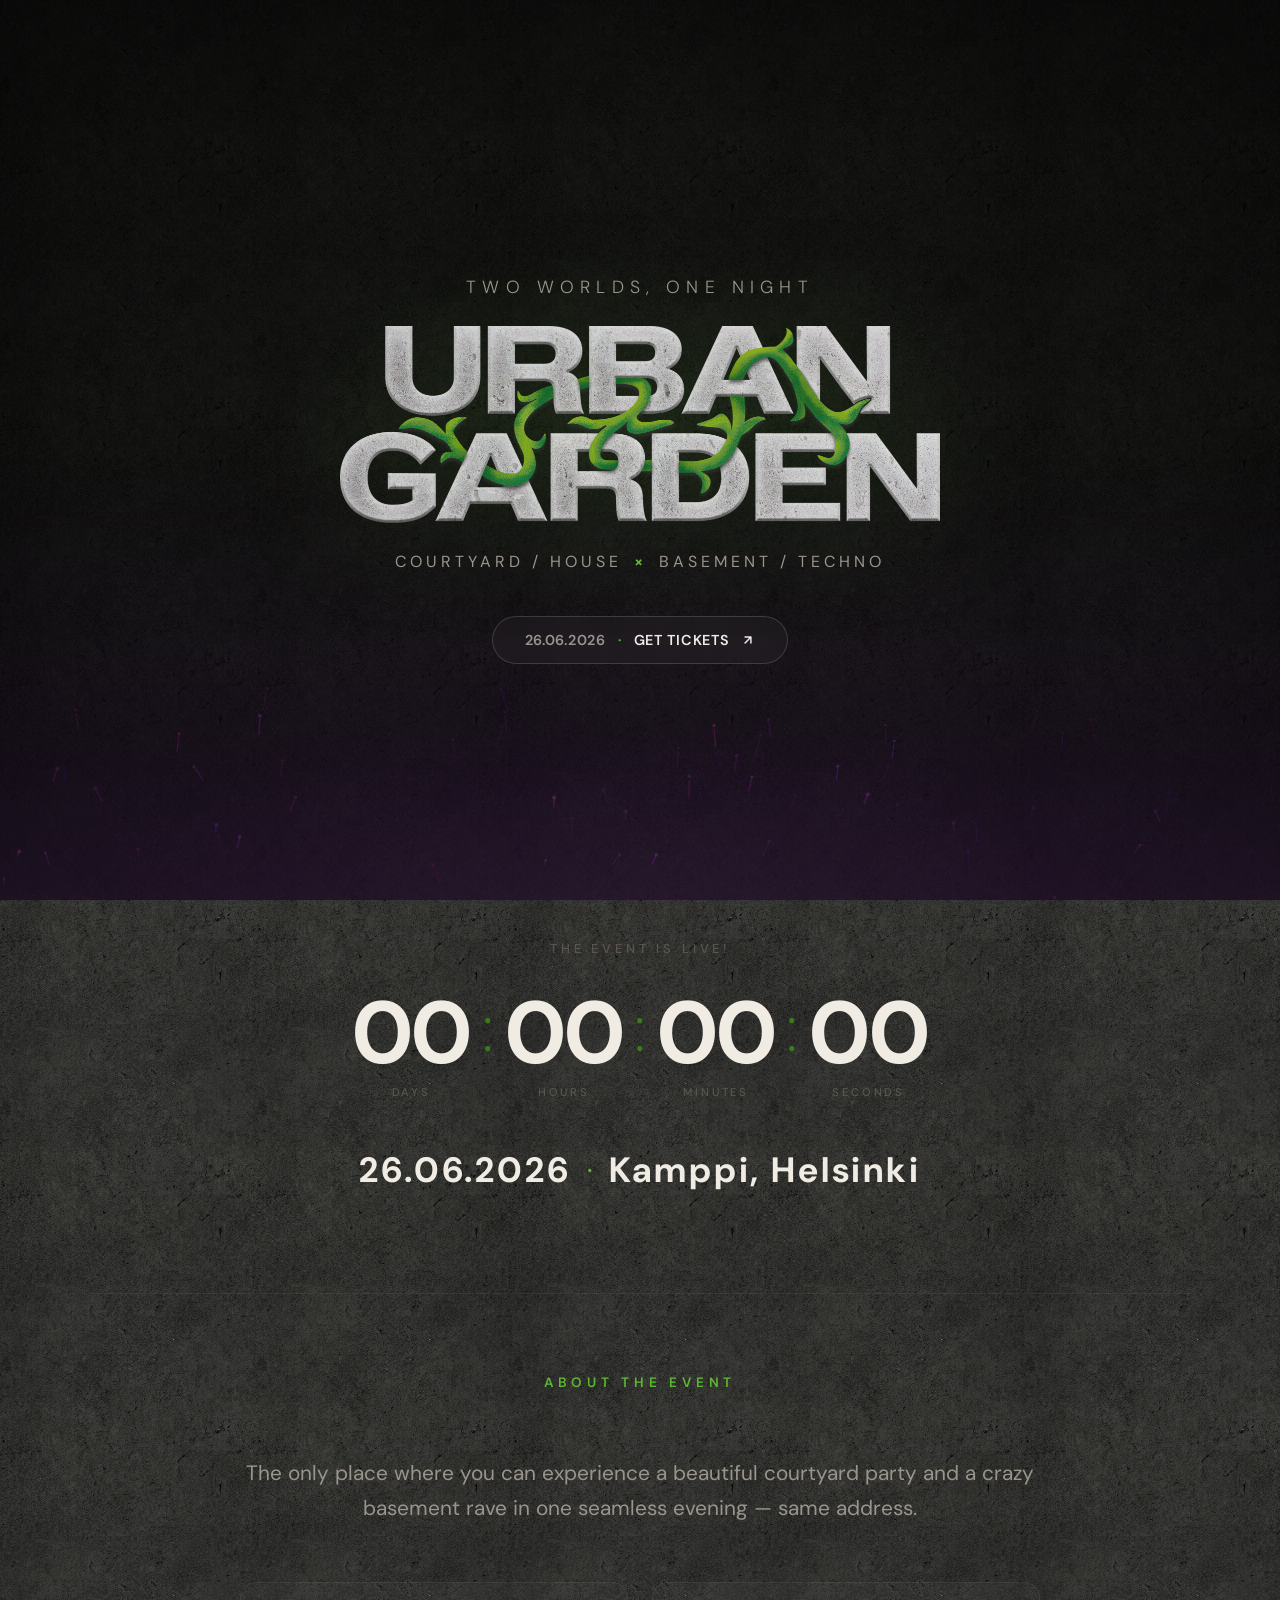
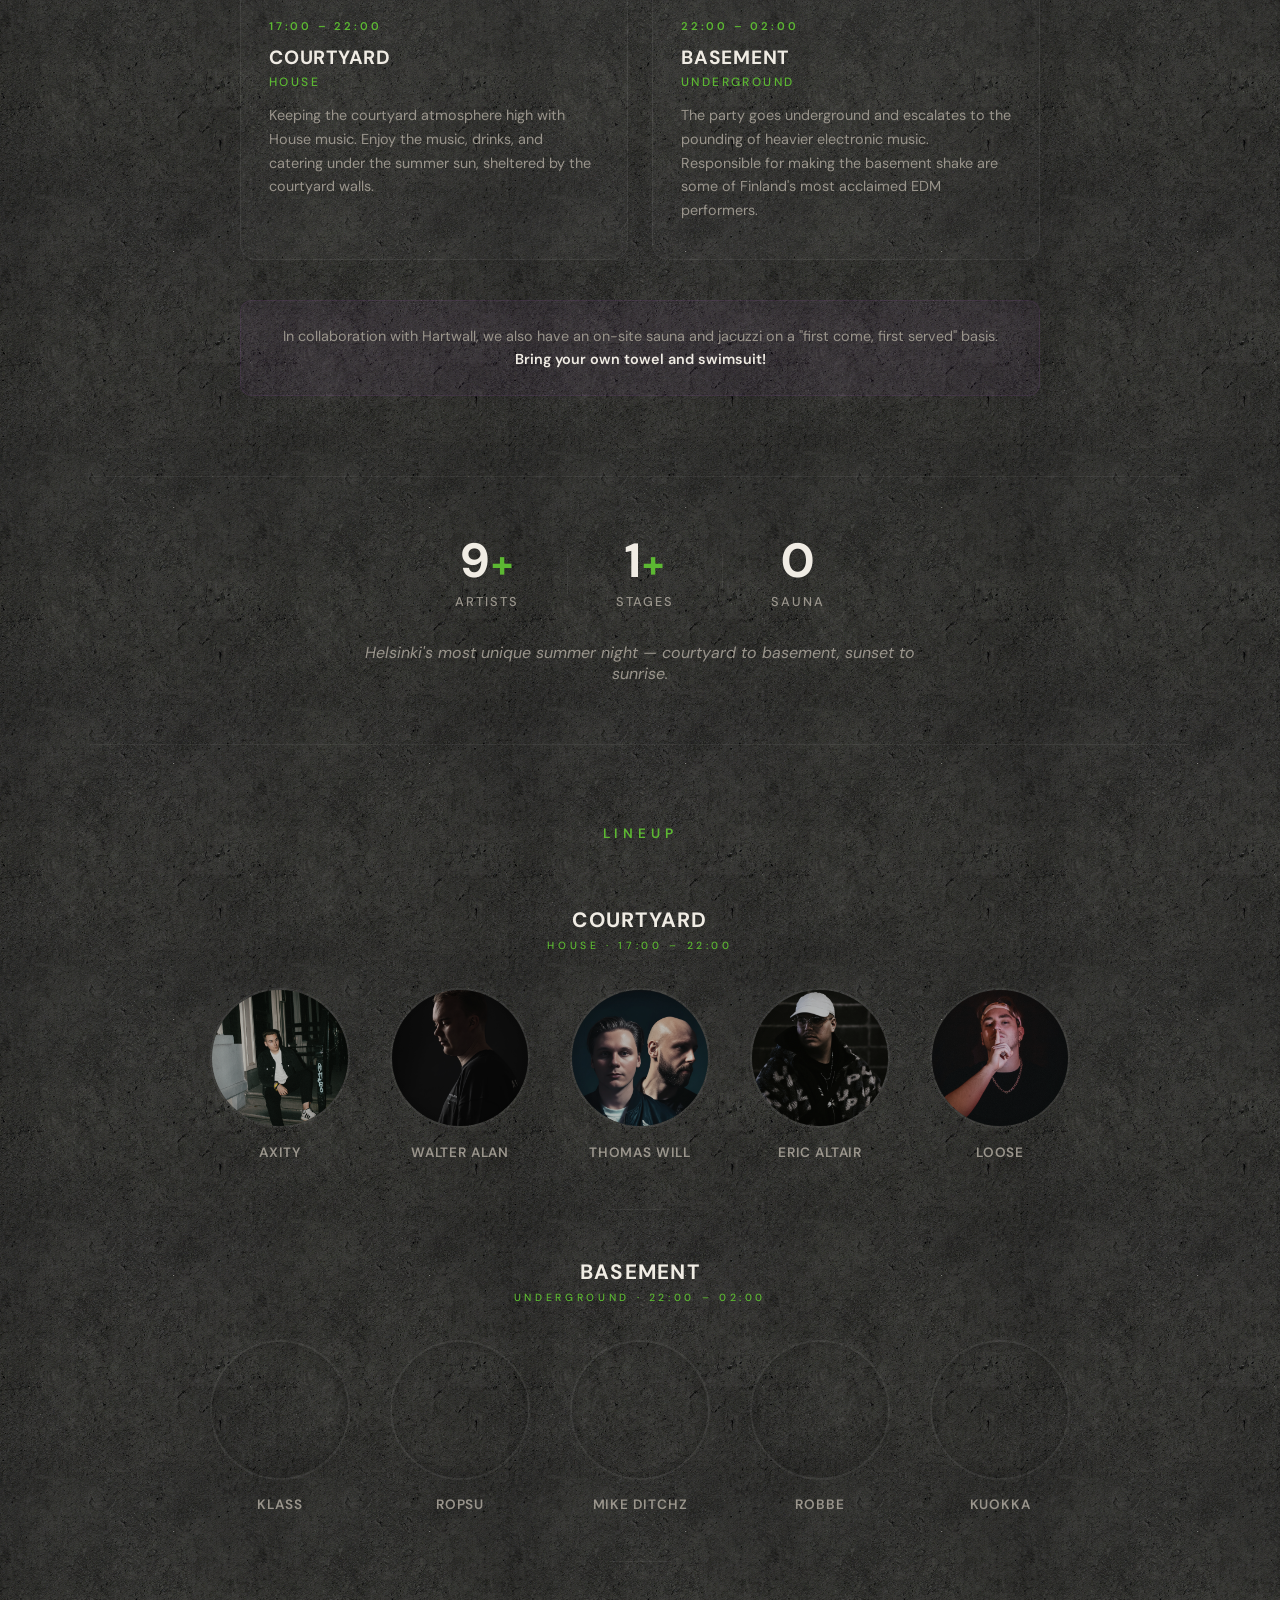
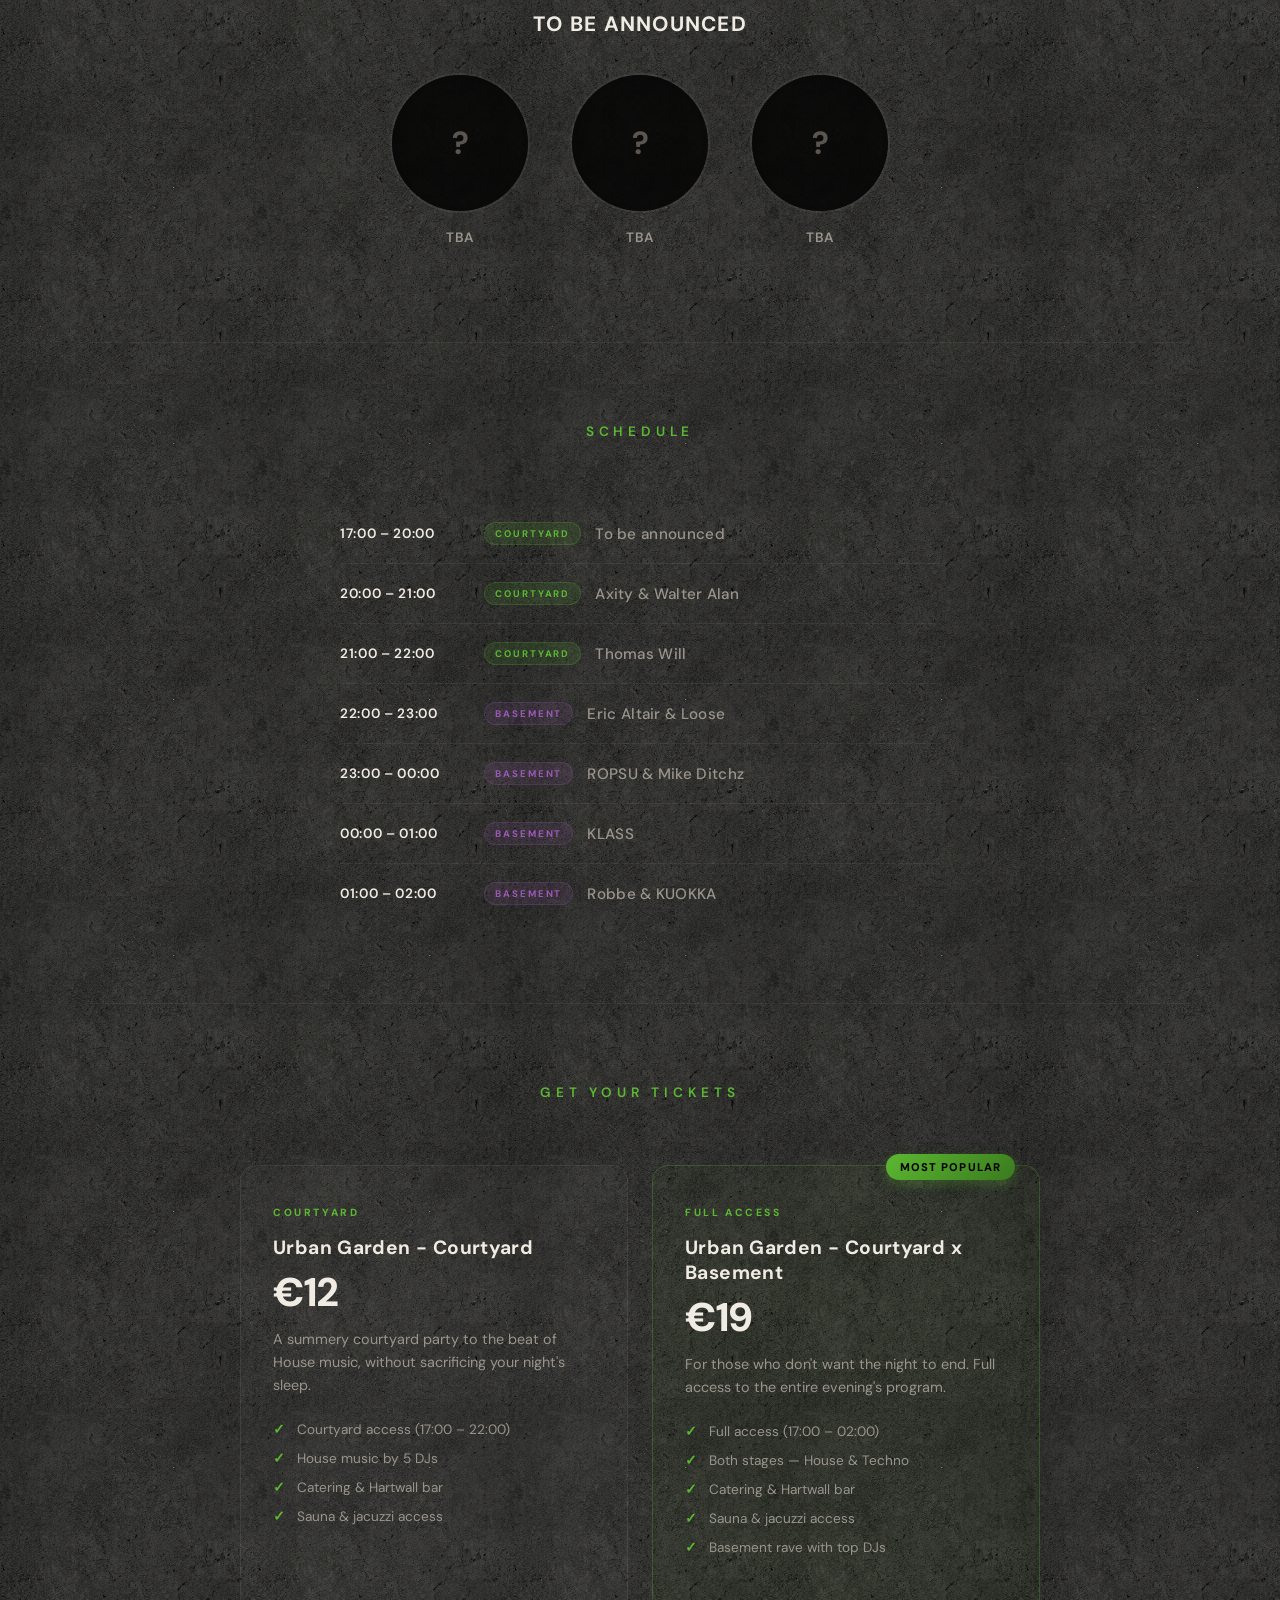
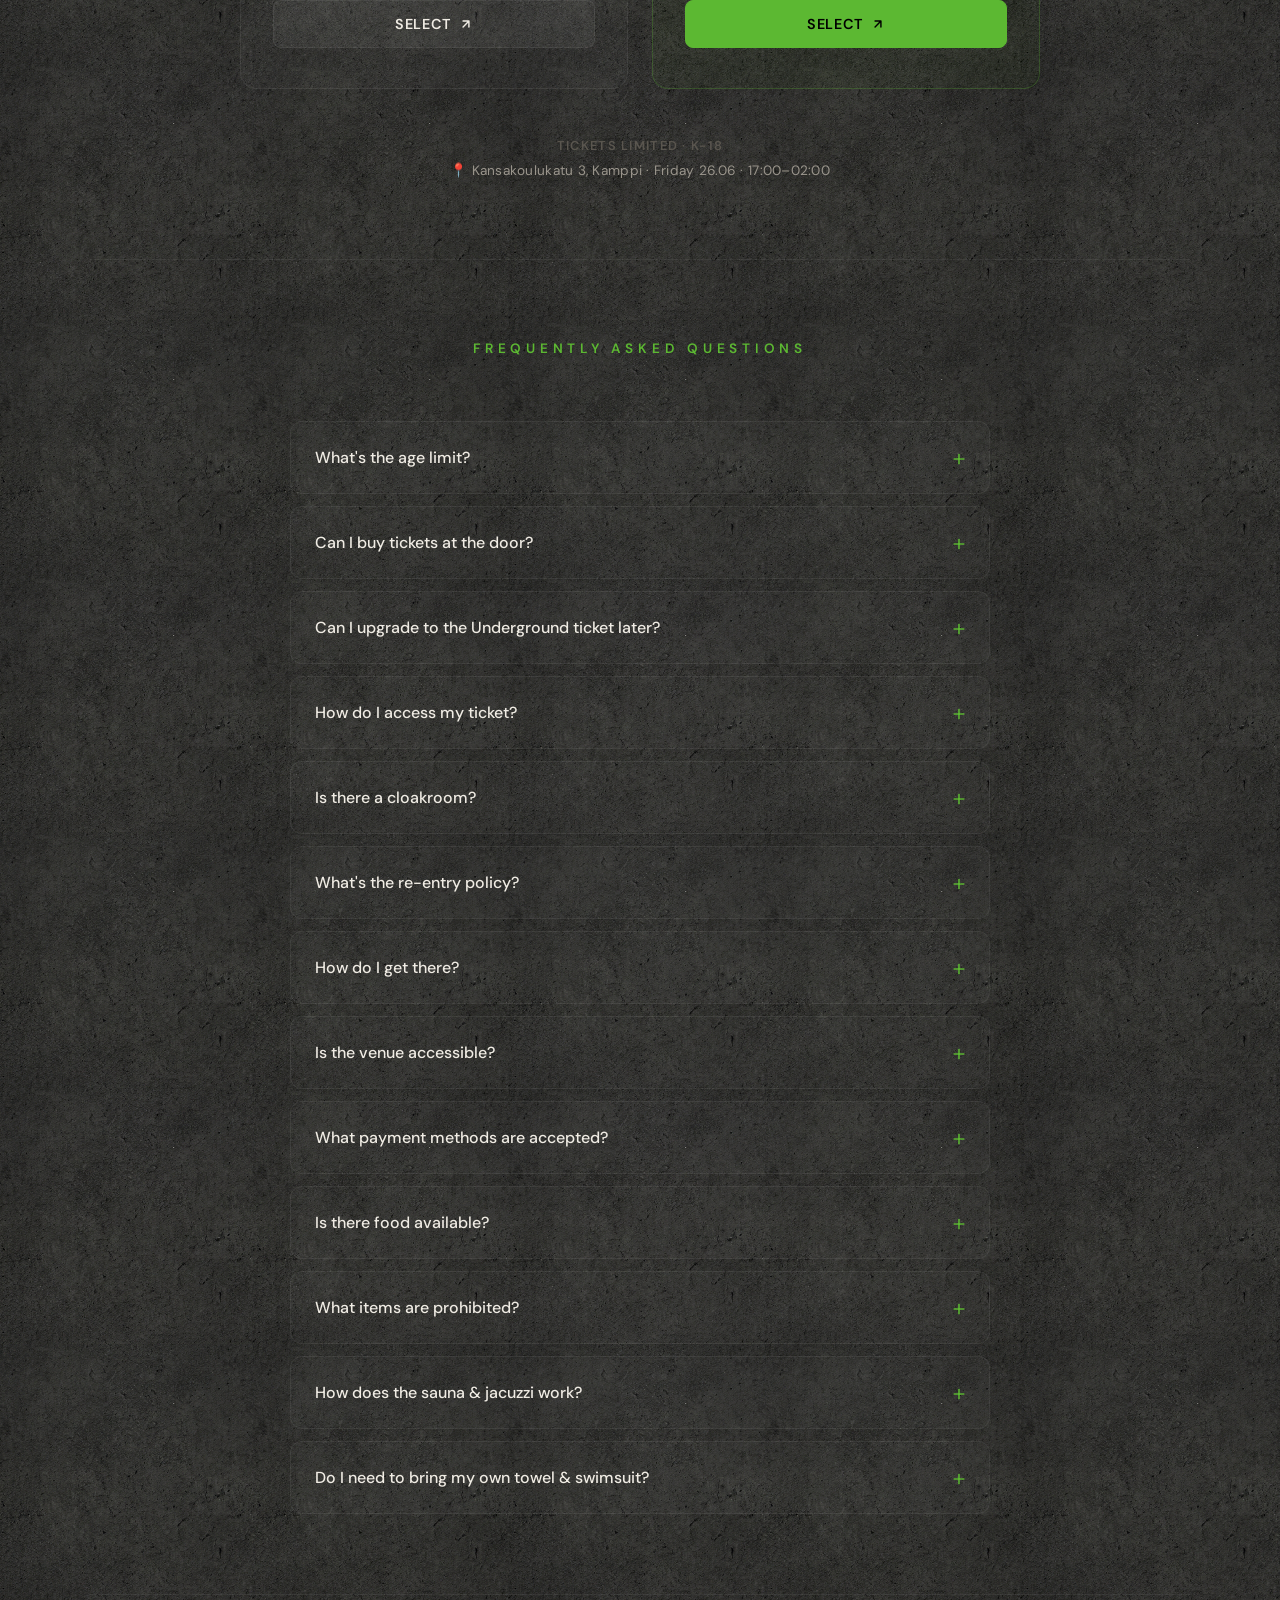
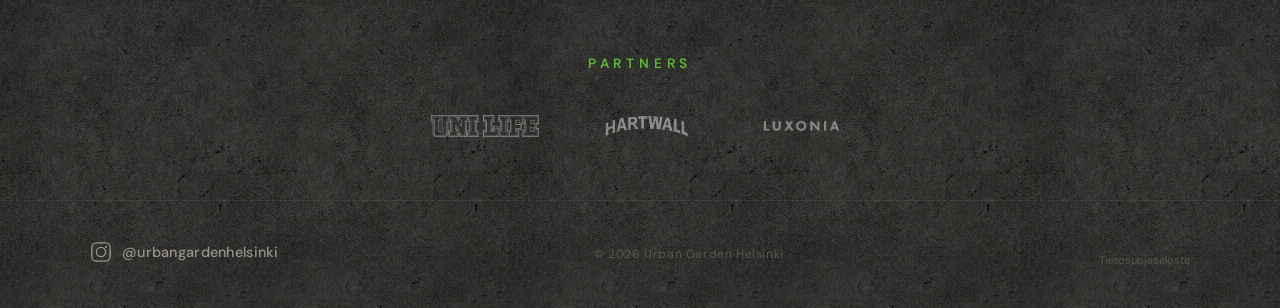
<file: index.html>
<!DOCTYPE html>
<html lang="en">
<head>
  <meta charset="UTF-8">
  <meta name="viewport" content="width=device-width, initial-scale=1.0">
  <title>Urban Garden — Two Worlds, One Night | 26.06.2026 Helsinki</title>
  <meta name="description" content="Urban Garden — Two Worlds, One Night. Courtyard House party 17–22 × Basement rave 22–02. Friday 26.06.2026 at Kansakoulukatu 3, Kamppi, Helsinki. Featuring Axity, Walter Alan, Thomas Will, Eric Altair, Loose, KLASS, ROPSU, Mike Ditchz, Robbe &amp; KUOKKA.">
  <meta property="og:title" content="Urban Garden — Two Worlds, One Night">
  <meta property="og:description" content="Courtyard/House × Basement/Techno. 26.06.2026 at Kamppi, Helsinki.">
  <meta property="og:type" content="website">
  <link rel="preconnect" href="https://fonts.googleapis.com">
  <link rel="preconnect" href="https://fonts.gstatic.com" crossorigin>
  <link href="https://fonts.googleapis.com/css2?family=DM+Sans:ital,opsz,wght@0,9..40,100..1000;1,9..40,100..1000&display=swap" rel="stylesheet">
  <link rel="stylesheet" href="style.css?v=3">

  <!-- Performance optimizations -->
  <link rel="preload" href="assets/concrete-bg.png" as="image">
  <link rel="preload" href="UG_Logo_Textured 1 (1).png" as="image">

  <!-- Structured Data for SEO -->
  <script type="application/ld+json">
  {
    "@context": "https://schema.org",
    "@type": "MusicEvent",
    "name": "Urban Garden — Two Worlds, One Night",
    "startDate": "2026-05-29T17:00:00+03:00",
    "endDate": "2026-05-30T02:00:00+03:00",
    "eventAttendanceMode": "https://schema.org/OfflineEventAttendanceMode",
    "eventStatus": "https://schema.org/EventScheduled",
    "location": {
      "@type": "Place",
      "name": "Kansakoulukatu 3",
      "address": {
        "@type": "PostalAddress",
        "streetAddress": "Kansakoulukatu 3",
        "addressLocality": "Helsinki",
        "addressRegion": "Kamppi",
        "addressCountry": "FI"
      }
    },
    "offers": [
      {
        "@type": "Offer",
        "name": "Urban Garden",
        "price": "22",
        "priceCurrency": "EUR",
        "url": "https://kide.app/events/c6dfbed1-1a3c-4cf2-b6fe-26ca9bd875d5",
        "availability": "https://schema.org/LimitedAvailability"
      },
      {
        "@type": "Offer",
        "name": "Urban Garden — Underground",
        "price": "28",
        "priceCurrency": "EUR",
        "url": "https://kide.app/events/c6dfbed1-1a3c-4cf2-b6fe-26ca9bd875d5",
        "availability": "https://schema.org/LimitedAvailability"
      }
    ],
    "performer": [
      {"@type": "MusicGroup", "name": "Axity"},
      {"@type": "MusicGroup", "name": "Walter Alan"},
      {"@type": "MusicGroup", "name": "Thomas Will"},
      {"@type": "MusicGroup", "name": "Eric Altair"},
      {"@type": "MusicGroup", "name": "Loose"},
      {"@type": "MusicGroup", "name": "KLASS"},
      {"@type": "MusicGroup", "name": "ROPSU"},
      {"@type": "MusicGroup", "name": "Mike Ditchz"},
      {"@type": "MusicGroup", "name": "Robbe"},
      {"@type": "MusicGroup", "name": "KUOKKA"}
    ]
  }
  </script>
</head>
<body>

  <a href="#tickets" class="top-announcement-bar" id="top-announcement-bar">
    <div class="announcement-content">
      <span class="announcement-badge">⏳ EARLY BIRD</span>
      <span class="announcement-text"><span class="lang-en">Prices increase in:</span><span class="lang-fi">Hinnat nousevat:</span> <span id="flash-countdown" class="flash-timer">00:00:00:00</span></span>
      <span class="announcement-arrow">➔</span>
    </div>
  </a>
  <!-- Sticky Navigation -->
  <nav class="sticky-nav" id="sticky-nav" aria-label="Main navigation">
    <div class="sticky-nav-inner">
      <div class="sticky-nav-links">
        <a href="#about" class="nav-link" data-section="about">
          <span class="lang-en">About</span><span class="lang-fi">Tapahtuma</span>
        </a>
        <a href="#lineup" class="nav-link" data-section="lineup">
          <span class="lang-en">Lineup</span><span class="lang-fi">Esiintyjät</span>
        </a>
        <a href="#schedule" class="nav-link" data-section="schedule">
          <span class="lang-en">Schedule</span><span class="lang-fi">Aikataulu</span>
        </a>
        <a href="#tickets" class="nav-link" data-section="tickets">
          <span class="lang-en">Tickets</span><span class="lang-fi">Liput</span>
        </a>
        <a href="#faq" class="nav-link" data-section="faq">
          <span class="lang-en">FAQ</span><span class="lang-fi">UKK</span>
        </a>
      </div>
      <div class="nav-actions" style="display: flex; gap: 16px; align-items: center;">
        <button id="lang-toggle" class="lang-toggle" aria-label="Toggle language" style="background: none; border: none; color: white; font-family: inherit; font-size: 14px; font-weight: bold; cursor: pointer; display: flex; gap: 4px;">
          <span class="lang-toggle-en">EN</span>
          <span class="lang-toggle-sep" style="color: var(--text-dim);">/</span>
          <span class="lang-toggle-fi" style="color: var(--text-secondary);">FI</span>
        </button>
        <a href="https://kide.app/events/c6dfbed1-1a3c-4cf2-b6fe-26ca9bd875d5" target="_blank" rel="noopener noreferrer" class="nav-cta" id="nav-cta">
          <span class="lang-en">Get Tickets</span><span class="lang-fi">Osta liput</span>
          <svg width="14" height="14" viewBox="0 0 24 24" fill="none" stroke="currentColor" stroke-width="2.5" stroke-linecap="round" stroke-linejoin="round"><path d="M7 17l9.2-9.2M17 17V7H7"/></svg>
        </a>
      </div>
    </div>
  </nav>

  <!-- Darkness overlay -->
  <div class="darkness-overlay" id="darkness-overlay"></div>

  <!-- Vignette overlay -->
  <div class="vignette" id="vignette-overlay"></div>

  <!-- Ambient vine particles -->
  <canvas id="vine-canvas"></canvas>

  <!-- Hero Section -->
  <section id="hero" class="section hero">
    <div class="hero-content">
      <p class="hero-tagline">Two Worlds, One Night</p>
      <img src="UG_Logo_Textured 1 (1).png" alt="Urban Garden" class="hero-logo" id="hero-logo" fetchpriority="high" decoding="async">
      <p class="hero-subtitle">Courtyard / House <span class="x-mark">×</span> Basement / Techno</p>
      <!-- Above-the-fold CTA -->
      <a href="https://kide.app/events/c6dfbed1-1a3c-4cf2-b6fe-26ca9bd875d5" target="_blank" rel="noopener noreferrer" class="hero-cta" id="hero-cta">
        <span class="hero-cta-date">26.06.2026</span>
        <span class="hero-cta-divider">·</span>
        <span>Get Tickets</span>
        <svg width="14" height="14" viewBox="0 0 24 24" fill="none" stroke="currentColor" stroke-width="2.5" stroke-linecap="round" stroke-linejoin="round"><path d="M7 17l9.2-9.2M17 17V7H7"/></svg>
      </a>
    </div>
  </section>

  <!-- Countdown Section -->
  <section id="countdown-section" class="section countdown-section">
    <div class="countdown-label">Doors open in</div>
    <div class="countdown" id="countdown">
      <div class="countdown-block">
        <span class="countdown-number" id="cd-days">00</span>
        <span class="countdown-unit">Days</span>
      </div>
      <div class="countdown-separator">:</div>
      <div class="countdown-block">
        <span class="countdown-number" id="cd-hours">00</span>
        <span class="countdown-unit">Hours</span>
      </div>
      <div class="countdown-separator">:</div>
      <div class="countdown-block">
        <span class="countdown-number" id="cd-minutes">00</span>
        <span class="countdown-unit">Minutes</span>
      </div>
      <div class="countdown-separator">:</div>
      <div class="countdown-block">
        <span class="countdown-number" id="cd-seconds">00</span>
        <span class="countdown-unit">Seconds</span>
      </div>
    </div>
    <div class="event-date-location">
      <span class="event-date">26.06.2026</span>
      <span class="event-dot">·</span>
      <span class="event-location">Kamppi, Helsinki</span>
    </div>
  </section>

  <!-- About Section -->
  <section id="about" class="section about-section">
    <h2 class="section-title"><span class="lang-en">About the Event</span><span class="lang-fi">Tapahtuma</span></h2>
    <div class="about-content">
      <p class="about-lead"><span class="lang-en">The only place where you can experience a beautiful courtyard party and a crazy basement rave in one seamless evening — same address.</span><span class="lang-fi">Ainoa paikka, jossa voit kokea kauniit sisäpihabileet ja hullut kellarireivit yhden saumattoman illan aikana — samassa osoitteessa.</span></p>
      <div class="about-blocks">
        <div class="about-block" id="about-courtyard">
          <div class="about-block-time">17:00 – 22:00</div>
          <h3 class="about-block-title"><span class="lang-en">Courtyard</span><span class="lang-fi">Sisäpiha</span> <span class="about-block-accent">House</span></h3>
          <p class="about-block-text"><span class="lang-en">Keeping the courtyard atmosphere high with House music. Enjoy the music, drinks, and catering under the summer sun, sheltered by the courtyard walls.</span><span class="lang-fi">Nostamme sisäpihan tunnelman kattoon House-musiikilla. Nauti musiikista, juomista ja ruoasta kesäauringon alla, sisäpihan seinien suojassa.</span></p>
        </div>
        <div class="about-block" id="about-basement">
          <div class="about-block-time">22:00 – 02:00</div>
          <h3 class="about-block-title"><span class="lang-en">Basement</span><span class="lang-fi">Kellari</span> <span class="about-block-accent">Underground</span></h3>
          <p class="about-block-text"><span class="lang-en">The party goes underground and escalates to the pounding of heavier electronic music. Responsible for making the basement shake are some of Finland's most acclaimed EDM performers.</span><span class="lang-fi">Juhlat siirtyvät maan alle ja kiihtyvät raskaamman elektronisen musiikin jytkeeseen. Kellarin tärisyttämisestä vastaavat eräät Suomen arvostetuimmista EDM-artisteista.</span></p>
        </div>
      </div>

      <div class="about-extra" id="about-sauna">
        <p class="about-extra-text"><span class="lang-en">In collaboration with Hartwall, we also have an on-site sauna and jacuzzi on a "first come, first served" basis. <strong>Bring your own towel and swimsuit!</strong></span><span class="lang-fi">Yhteistyössä Hartwallin kanssa tarjoamme myös saunan ja jacuzzin "first come, first served" -periaatteella. <strong>Ota oma pyyhe ja uimapuku mukaan!</strong></span></p>
      </div>
    </div>
  </section>

  <!-- Social Proof Stats -->
  <section id="social-proof" class="section social-proof-section">
    <div class="proof-stats">
      <div class="proof-stat">
        <span class="proof-stat-number" data-target="10">0</span>
        <span class="proof-stat-label">Artists</span>
      </div>
      <div class="proof-stat-divider"></div>
      <div class="proof-stat">
        <span class="proof-stat-number" data-target="2">0</span>
        <span class="proof-stat-label">Stages</span>
      </div>
      <div class="proof-stat-divider"></div>
      <div class="proof-stat">
        <span class="proof-stat-number" data-target="1">0</span>
        <span class="proof-stat-label">Sauna</span>
      </div>
    </div>
    <p class="proof-tagline">Helsinki's most unique summer night — courtyard to basement, sunset to sunrise.</p>
  </section>

  <!-- Lineup Section -->
  <section id="lineup" class="section lineup-section">
    <h2 class="section-title"><span class="lang-en">Lineup</span><span class="lang-fi">Esiintyjät</span></h2>

    <!-- Stage: Courtyard / House — 17:00–22:00 -->
    <div class="stage-block">
      <h3 class="stage-heading"><span class="lang-en">Courtyard</span><span class="lang-fi">Sisäpiha</span><span class="stage-genre-tag">House · 17:00 – 22:00</span></h3>
      <div class="artist-grid">
        <a href="https://open.spotify.com/artist/4TEOItM1eSa55pK44NiEhp?si=N0FtpejhRK6CRo4cJ-7mTg" target="_blank" rel="noopener noreferrer" class="artist-card" id="artist-axity">
          <div class="artist-photo-wrap">
            <img src="assets/AXITY 1.png" alt="Axity" class="artist-photo" loading="lazy" decoding="async">
          </div>
          <span class="artist-card-name">Axity</span>
        </a>
        <a href="https://open.spotify.com/artist/1QXPCz4ERtbszXTPji4sjl?si=w_RPzrPvS_6vCMgK_XWvkQ" target="_blank" rel="noopener noreferrer" class="artist-card" id="artist-walter">
          <div class="artist-photo-wrap">
            <img src="assets/WALTER_ALAN 1.png" alt="Walter Alan" class="artist-photo" loading="lazy" decoding="async">
          </div>
          <span class="artist-card-name">Walter Alan</span>
        </a>
        <a href="https://open.spotify.com/artist/3BSndMDvNNBCHSVjvxNqmV?si=07J2Ni9QQi2pjwEnmw64mA" target="_blank" rel="noopener noreferrer" class="artist-card" id="artist-thomas">
          <div class="artist-photo-wrap">
            <img src="assets/THOMAS_WILL 1.png" alt="Thomas Will" class="artist-photo" loading="lazy" decoding="async">
          </div>
          <span class="artist-card-name">Thomas Will</span>
        </a>
        <a href="https://open.spotify.com/artist/2WRQwi9gI05hpyKroFHnYL?si=-0JLNDCcRZiHVOYFjazrnQ" target="_blank" rel="noopener noreferrer" class="artist-card" id="artist-eric">
          <div class="artist-photo-wrap">
            <img src="assets/ERIC_ALTAIR 1.png" alt="Eric Altair" class="artist-photo" loading="lazy" decoding="async">
          </div>
          <span class="artist-card-name">Eric Altair</span>
        </a>
        <a href="https://open.spotify.com/artist/7ocpNpAnlCOeaJatjCXbRO?si=E9tjBalrRsSZbuC0TdspVQ" target="_blank" rel="noopener noreferrer" class="artist-card" id="artist-loose">
          <div class="artist-photo-wrap">
            <img src="assets/LOOSE 1.png" alt="Loose" class="artist-photo" loading="lazy" decoding="async">
          </div>
          <span class="artist-card-name">Loose</span>
        </a>
      </div>
    </div>

    <!-- Divider -->
    <div class="stage-divider"></div>

    <!-- Stage: Basement — 22:00–02:00 -->
    <div class="stage-block">
      <h3 class="stage-heading"><span class="lang-en">Basement</span><span class="lang-fi">Kellari</span><span class="stage-genre-tag">Underground · 22:00 – 02:00</span></h3>
      <div class="artist-grid">
        <a href="https://open.spotify.com/artist/3VEJezx56HYKPynA5EIcB9?si=WysdK8vRSe63Y4VFrK-zVA" target="_blank" rel="noopener noreferrer" class="artist-card" id="artist-klass">
          <div class="artist-photo-wrap">
            <img src="assets/KLASS (1) 1.png" alt="KLASS" class="artist-photo" loading="lazy" decoding="async">
          </div>
          <span class="artist-card-name">KLASS</span>
        </a>
        <a href="https://open.spotify.com/artist/7eIvLQZT0QSY7i6ElGjILg?si=NP_7KzQ3Q76xUO34SIHUoQ" target="_blank" rel="noopener noreferrer" class="artist-card" id="artist-ropsu">
          <div class="artist-photo-wrap">
            <img src="assets/ROPSU 1.png" alt="ROPSU" class="artist-photo" loading="lazy" decoding="async">
          </div>
          <span class="artist-card-name">ROPSU</span>
        </a>
        <a href="https://open.spotify.com/artist/6KQQGFJeMsYdVMog61Ykxh?si=fgSDrjb9QjC7dP1Ru8eQVw" target="_blank" rel="noopener noreferrer" class="artist-card" id="artist-mike">
          <div class="artist-photo-wrap">
            <img src="assets/MIKE_DITCHZ 1.png" alt="Mike Ditchz" class="artist-photo" loading="lazy" decoding="async">
          </div>
          <span class="artist-card-name">Mike Ditchz</span>
        </a>
        <a href="https://open.spotify.com/artist/58imfUscPVwuhuHt1MpBDA?si=3xNixI6UQ0ee9iMBF02Ehw" target="_blank" rel="noopener noreferrer" class="artist-card" id="artist-robbe">
          <div class="artist-photo-wrap">
            <img src="assets/ROBBE 1.png" alt="Robbe" class="artist-photo" loading="lazy" decoding="async">
          </div>
          <span class="artist-card-name">Robbe</span>
        </a>
        <a href="https://open.spotify.com/artist/6jFa0fLeBTANOdmD9171kE?si=nbVkMPWuSVyAEMSIN2QhoA" target="_blank" rel="noopener noreferrer" class="artist-card" id="artist-kuokka">
          <div class="artist-photo-wrap">
            <img src="assets/KUOKKA 1.png" alt="KUOKKA" class="artist-photo" loading="lazy" decoding="async">
          </div>
          <span class="artist-card-name">KUOKKA</span>
        </a>
      </div>
    </div>

    <!-- Divider -->
    <div class="stage-divider"></div>

    <!-- Stage: To Be Announced -->
    <div class="stage-block">
      <h3 class="stage-heading"><span class="lang-en">To Be Announced</span><span class="lang-fi">Julkistetaan myöhemmin</span></h3>
      <div class="artist-grid" style="justify-content: center;">
        <div class="artist-card" style="cursor: default; pointer-events: none;">
          <div class="artist-photo-wrap" style="flex-shrink: 0;">
            <div class="artist-photo-tba">?</div>
          </div>
          <span class="artist-card-name">TBA</span>
        </div>
        <div class="artist-card" style="cursor: default; pointer-events: none;">
          <div class="artist-photo-wrap" style="flex-shrink: 0;">
            <div class="artist-photo-tba">?</div>
          </div>
          <span class="artist-card-name">TBA</span>
        </div>
        <div class="artist-card" style="cursor: default; pointer-events: none;">
          <div class="artist-photo-wrap" style="flex-shrink: 0;">
            <div class="artist-photo-tba">?</div>
          </div>
          <span class="artist-card-name">TBA</span>
        </div>
      </div>
    </div>
  </section>

  <!-- Schedule Section -->
  <section id="schedule" class="section schedule-section">
    <h2 class="section-title"><span class="lang-en">Schedule</span><span class="lang-fi">Aikataulu</span></h2>
    <div class="schedule-timeline">
      <div class="schedule-item">
        <div class="schedule-time">17:00 – 20:00</div>
        <div class="schedule-info">
          <span class="schedule-stage courtyard-tag">Courtyard</span>
          <span class="schedule-artist">To be announced</span>
        </div>
      </div>
      <div class="schedule-item">
        <div class="schedule-time">20:00 – 21:00</div>
        <div class="schedule-info">
          <span class="schedule-stage courtyard-tag">Courtyard</span>
          <span class="schedule-artist">Axity &amp; Walter Alan</span>
        </div>
      </div>
      <div class="schedule-item">
        <div class="schedule-time">21:00 – 22:00</div>
        <div class="schedule-info">
          <span class="schedule-stage courtyard-tag">Courtyard</span>
          <span class="schedule-artist">Thomas Will</span>
        </div>
      </div>
      <div class="schedule-item">
        <div class="schedule-time">22:00 – 23:00</div>
        <div class="schedule-info">
          <span class="schedule-stage basement-tag">Basement</span>
          <span class="schedule-artist">Eric Altair &amp; Loose</span>
        </div>
      </div>
      <div class="schedule-item">
        <div class="schedule-time">23:00 – 00:00</div>
        <div class="schedule-info">
          <span class="schedule-stage basement-tag">Basement</span>
          <span class="schedule-artist">ROPSU &amp; Mike Ditchz</span>
        </div>
      </div>
      <div class="schedule-item">
        <div class="schedule-time">00:00 – 01:00</div>
        <div class="schedule-info">
          <span class="schedule-stage basement-tag">Basement</span>
          <span class="schedule-artist">KLASS</span>
        </div>
      </div>
      <div class="schedule-item">
        <div class="schedule-time">01:00 – 02:00</div>
        <div class="schedule-info">
          <span class="schedule-stage basement-tag">Basement</span>
          <span class="schedule-artist">Robbe &amp; KUOKKA</span>
        </div>
      </div>
    </div>
  </section>

  <!-- Tickets Section -->
  <section id="tickets" class="section tickets-section">
    <h2 class="section-title"><span class="lang-en">Get Your Tickets</span><span class="lang-fi">Osta liput</span></h2>


    <!-- Flash Sale Wrapper -->
    <div class="flash-sale-wrapper" style="display: none !important; max-width: 800px; margin: 0 auto 40px auto; border: 1px solid rgba(255, 59, 48, 0.6); border-radius: 20px; padding: 32px 24px; background: rgba(255, 59, 48, 0.03); text-align: center; position: relative; overflow: hidden;">
      <div style="position: absolute; top: 0; left: 0; right: 0; height: 4px; background: linear-gradient(90deg, #ff3b30, #ff9500); box-shadow: 0 0 15px #ff3b30;"></div>
      <h3 style="color: #ff3b30; font-size: 1.8rem; margin-bottom: 8px; font-weight: 800; letter-spacing: 0.05em; text-transform: uppercase; text-shadow: 0 0 20px rgba(255, 59, 48, 0.4);">⚡ Flash Sale ⚡</h3>
      <p style="color: var(--text-secondary); margin-bottom: 32px; font-size: 1rem; letter-spacing: 0.02em;">Ends Sunday Midnight! Grab a friend and secure your spot.</p>
      
      <div class="ticket-options" style="margin-bottom: 0; width: 100%;">
        <!-- Flash Ticket 1 -->
        <div class="ticket-card" style="border-color: rgba(255, 59, 48, 0.3); background: rgba(255, 59, 48, 0.02);">
          <div class="ticket-card-badge" style="background: rgba(255, 59, 48, 0.15); color: #ff3b30; border-color: rgba(255, 59, 48, 0.3);">2x Courtyard</div>
          <h3 class="ticket-card-title">FLASH SALE - Courtyard Duo</h3>
          <div class="ticket-card-price">€36</div>
          <p class="ticket-card-desc"><span class="lang-en">Buy two, save €8! 2x Courtyard tickets (17:00 – 22:00) for a discounted price.</span><span class="lang-fi">Osta kaksi, säästä 8 €! 2x Sisäpiha-lippua (17:00 – 22:00) alennettuun hintaan.</span></p>
          <ul class="ticket-features">
            <li><span class="lang-en">2x Courtyard access</span><span class="lang-fi">2x Pääsy sisäpihalle</span></li>
            <li><span class="lang-en">House music by 5 DJs</span><span class="lang-fi">House-musiikkia 5 DJ:ltä</span></li>
            <li><span class="lang-en">Sauna &amp; jacuzzi access</span><span class="lang-fi">Sauna &amp; jacuzzi vapaassa käytössä</span></li>
          </ul>
          <a href="https://kide.app/events/c6dfbed1-1a3c-4cf2-b6fe-26ca9bd875d5" target="_blank" rel="noopener noreferrer" class="ticket-card-btn" style="background: rgba(255, 59, 48, 0.1); color: #ff3b30; border-color: rgba(255, 59, 48, 0.3);">
            <span class="lang-en">Select</span><span class="lang-fi">Valitse</span>
            <svg width="14" height="14" viewBox="0 0 24 24" fill="none" stroke="currentColor" stroke-width="2.5" stroke-linecap="round" stroke-linejoin="round"><path d="M7 17l9.2-9.2M17 17V7H7"/></svg>
          </a>
        </div>
        
        <!-- Flash Ticket 2 -->
        <div class="ticket-card ticket-card--featured" style="border-color: #ff3b30; box-shadow: 0 8px 32px rgba(255, 59, 48, 0.15); background: rgba(255, 59, 48, 0.04);">
          <div class="ticket-card-ribbon" style="background: #ff3b30; color: white;"><span class="lang-en">Best Deal</span><span class="lang-fi">Paras diili</span></div>
          <div class="ticket-card-badge" style="background: rgba(255, 59, 48, 0.2); color: #ff3b30; border-color: rgba(255, 59, 48, 0.4);"><span class="lang-en">2x Full Access</span><span class="lang-fi">2x Koko ilta</span></div>
          <h3 class="ticket-card-title">FLASH SALE - Courtyard x Basement Duo</h3>
          <div class="ticket-card-price">€48</div>
          <p class="ticket-card-desc"><span class="lang-en">Buy two, save €8! The ultimate package. 2x Full Access tickets (17:00 – 02:00).</span><span class="lang-fi">Osta kaksi, säästä 8 €! Täydellinen paketti. 2x Koko illan lippua (17:00 – 02:00).</span></p>
          <ul class="ticket-features">
            <li><span class="lang-en">2x Full Access (Courtyard & Basement)</span><span class="lang-fi">2x Koko illan pääsy (Sisäpiha & Kellari)</span></li>
            <li><span class="lang-en">Both stages — House &amp; Techno</span><span class="lang-fi">Molemmat lavat — House &amp; Techno</span></li>
            <li><span class="lang-en">Sauna &amp; jacuzzi access</span><span class="lang-fi">Sauna &amp; jacuzzi vapaassa käytössä</span></li>
          </ul>
          <a href="https://kide.app/events/c6dfbed1-1a3c-4cf2-b6fe-26ca9bd875d5" target="_blank" rel="noopener noreferrer" class="ticket-card-btn ticket-card-btn--featured" style="background: #ff3b30; border-color: #ff3b30; color: white; box-shadow: 0 4px 16px rgba(255, 59, 48, 0.4);">
            <span class="lang-en">Select</span><span class="lang-fi">Valitse</span>
            <svg width="14" height="14" viewBox="0 0 24 24" fill="none" stroke="currentColor" stroke-width="2.5" stroke-linecap="round" stroke-linejoin="round"><path d="M7 17l9.2-9.2M17 17V7H7"/></svg>
          </a>
        </div>
      </div>
    </div>

    <!-- Standard Tickets -->
    <div class="ticket-options">
      <div class="ticket-card" id="ticket-garden">
        <div class="ticket-card-badge"><span class="lang-en">Courtyard</span><span class="lang-fi">Sisäpiha</span></div>
        <h3 class="ticket-card-title">Urban Garden - Courtyard</h3>
        <div class="ticket-card-price">€12</div>
        <p class="ticket-card-desc"><span class="lang-en">A summery courtyard party to the beat of House music, without sacrificing your night's sleep.</span><span class="lang-fi">Kesäiset sisäpihabileet House-musiikin tahtiin, yöunista tinkimättä.</span></p>
        <ul class="ticket-features">
          <li><span class="lang-en">Courtyard access (17:00 – 22:00)</span><span class="lang-fi">Pääsy sisäpihalle (17:00 – 22:00)</span></li>
          <li><span class="lang-en">House music by 5 DJs</span><span class="lang-fi">House-musiikkia 5 DJ:ltä</span></li>
          <li><span class="lang-en">Catering &amp; Hartwall bar</span><span class="lang-fi">Ruokaa &amp; Hartwall-baari</span></li>
          <li><span class="lang-en">Sauna &amp; jacuzzi access</span><span class="lang-fi">Sauna &amp; jacuzzi vapaassa käytössä</span></li>
        </ul>
        <a href="https://kide.app/events/c6dfbed1-1a3c-4cf2-b6fe-26ca9bd875d5" target="_blank" rel="noopener noreferrer" class="ticket-card-btn">
          <span class="lang-en">Select</span><span class="lang-fi">Valitse</span>
          <svg width="14" height="14" viewBox="0 0 24 24" fill="none" stroke="currentColor" stroke-width="2.5" stroke-linecap="round" stroke-linejoin="round"><path d="M7 17l9.2-9.2M17 17V7H7"/></svg>
        </a>
      </div>
      <div class="ticket-card ticket-card--featured" id="ticket-underground">
        <div class="ticket-card-ribbon"><span class="lang-en">Most Popular</span><span class="lang-fi">Suosituin</span></div>
        <div class="ticket-card-badge"><span class="lang-en">Full Access</span><span class="lang-fi">Koko ilta</span></div>
        <h3 class="ticket-card-title">Urban Garden - Courtyard x Basement</h3>
        <div class="ticket-card-price">€19</div>
        <p class="ticket-card-desc"><span class="lang-en">For those who don't want the night to end. Full access to the entire evening's program.</span><span class="lang-fi">Niille, jotka eivät halua illan päättyvän. Täysi pääsy koko illan ohjelmaan.</span></p>
        <ul class="ticket-features">
          <li><span class="lang-en">Full access (17:00 – 02:00)</span><span class="lang-fi">Koko illan pääsy (17:00 – 02:00)</span></li>
          <li><span class="lang-en">Both stages — House &amp; Techno</span><span class="lang-fi">Molemmat lavat — House &amp; Techno</span></li>
          <li><span class="lang-en">Catering &amp; Hartwall bar</span><span class="lang-fi">Ruokaa &amp; Hartwall-baari</span></li>
          <li><span class="lang-en">Sauna &amp; jacuzzi access</span><span class="lang-fi">Sauna &amp; jacuzzi vapaassa käytössä</span></li>
          <li><span class="lang-en">Basement rave with top DJs</span><span class="lang-fi">Kellarireivit huippu-DJ:den tahtiin</span></li>
        </ul>
        <a href="https://kide.app/events/c6dfbed1-1a3c-4cf2-b6fe-26ca9bd875d5" target="_blank" rel="noopener noreferrer" class="ticket-card-btn ticket-card-btn--featured">
          <span class="lang-en">Select</span><span class="lang-fi">Valitse</span>
          <svg width="14" height="14" viewBox="0 0 24 24" fill="none" stroke="currentColor" stroke-width="2.5" stroke-linecap="round" stroke-linejoin="round"><path d="M7 17l9.2-9.2M17 17V7H7"/></svg>
        </a>
      </div>
    </div>

    <div class="ticket-notes">
      <p class="ticket-note">Tickets limited · K-18</p>
      <p class="ticket-venue">📍 Kansakoulukatu 3, Kamppi · Friday 26.06 · 17:00–02:00</p>
    </div>
  </section>

  <!-- FAQ Section -->
  <section id="faq" class="section faq-section">
    <h2 class="section-title"><span class="lang-en">Frequently Asked Questions</span><span class="lang-fi">Usein Kysytyt Kysymykset</span></h2>
    <div class="faq-list" id="faq-list">
      
      <!-- Tickets & Entry -->
      <div class="faq-item">
        <button class="faq-question" aria-expanded="false">
          <span><span class="lang-en">What's the age limit?</span><span class="lang-fi">Mikä on ikäraja?</span></span>
          <span class="faq-icon">+</span>
        </button>
        <div class="faq-answer">
          <p><span class="lang-en">The event is strictly 18+ only. No exceptions. A valid photo ID is required at the door.</span><span class="lang-fi">Tapahtuma on tiukasti K-18. Ei poikkeuksia. Voimassa oleva kuvallinen henkilöllisyystodistus vaaditaan ovella.</span></p>
        </div>
      </div>
      
      <div class="faq-item">
        <button class="faq-question" aria-expanded="false">
          <span><span class="lang-en">Can I buy tickets at the door?</span><span class="lang-fi">Voinko ostaa lippuja ovelta?</span></span>
          <span class="faq-icon">+</span>
        </button>
        <div class="faq-answer">
          <p><span class="lang-en">Grab yours on the Kide app — it works all night, even if you're already at the door!</span><span class="lang-fi">Hanki omasi Kide.appista — lipunmyynti on auki koko yön, vaikka olisit jo ovella!</span></p>
        </div>
      </div>
      
      <div class="faq-item">
        <button class="faq-question" aria-expanded="false">
          <span><span class="lang-en">Can I upgrade to the Underground ticket later?</span><span class="lang-fi">Voinko päivittää lipun myöhemmin Koko illan lippuun?</span></span>
          <span class="faq-icon">+</span>
        </button>
        <div class="faq-answer">
          <p><span class="lang-en">Want to go deeper? Upgrades are available on the day if tickets remain, so don't wait too long.</span><span class="lang-fi">Haluatko jatkaa iltaa? Päivityksiä on saatavilla tapahtumapäivänä jos lippuja on jäljellä, joten älä odota liian pitkään.</span></p>
        </div>
      </div>
      
      <div class="faq-item">
        <button class="faq-question" aria-expanded="false">
          <span><span class="lang-en">How do I access my ticket?</span><span class="lang-fi">Miten löydän lippuni?</span></span>
          <span class="faq-icon">+</span>
        </button>
        <div class="faq-answer">
          <p><span class="lang-en">Your ticket lives in the Kide app as a mobile QR code — no app, no entry.</span><span class="lang-fi">Lippusi löytyy Kide.appista mobiilina QR-koodina — ei sovellusta, ei sisäänpääsyä.</span></p>
        </div>
      </div>

      <!-- Venue & Logistics -->
      <div class="faq-item">
        <button class="faq-question" aria-expanded="false">
          <span><span class="lang-en">Is there a cloakroom?</span><span class="lang-fi">Onko narikkaa?</span></span>
          <span class="faq-icon">+</span>
        </button>
        <div class="faq-answer">
          <p><span class="lang-en">Yes, the cloakroom fee is €2. It's mandatory for the basement area, but optional if you only stay in the courtyard.</span><span class="lang-fi">Kyllä, narikkamaksu on 2 €. Se on pakollinen kellariin mentäessä, mutta vapaaehtoinen jos pysyt vain sisäpihalla.</span></p>
        </div>
      </div>
      
      <div class="faq-item">
        <button class="faq-question" aria-expanded="false">
          <span><span class="lang-en">What's the re-entry policy?</span><span class="lang-fi">Pääseekö alueelta poistumaan välissä?</span></span>
          <span class="faq-icon">+</span>
        </button>
        <div class="faq-answer">
          <p><span class="lang-en">You'll get a wristband at the door, so feel free to step out and come back.</span><span class="lang-fi">Saat ovella rannekkeen, joten voit poistua alueelta ja tulla takaisin.</span></p>
        </div>
      </div>
      
      <div class="faq-item">
        <button class="faq-question" aria-expanded="false">
          <span><span class="lang-en">How do I get there?</span><span class="lang-fi">Miten pääsen paikalle?</span></span>
          <span class="faq-icon">+</span>
        </button>
        <div class="faq-answer">
          <p><span class="lang-en">We're at Kansakoulukatu 3, right in Kamppi — easy to reach by metro, bus, tram, or foot. No excuses.</span><span class="lang-fi">Olemme osoitteessa Kansakoulukatu 3, aivan Kampissa — helppo saapua metrolla, bussilla, ratikalla tai kävellen.</span></p>
        </div>
      </div>
      
      <div class="faq-item">
        <button class="faq-question" aria-expanded="false">
          <span><span class="lang-en">Is the venue accessible?</span><span class="lang-fi">Onko tila esteetön?</span></span>
          <span class="faq-icon">+</span>
        </button>
        <div class="faq-answer">
          <p><span class="lang-en">Yes, the venue is fully accessible.</span><span class="lang-fi">Kyllä, tapahtumapaikka on täysin esteetön.</span></p>
        </div>
      </div>

      <!-- At the Event -->
      <div class="faq-item">
        <button class="faq-question" aria-expanded="false">
          <span><span class="lang-en">What payment methods are accepted?</span><span class="lang-fi">Mitkä maksutavat käyvät?</span></span>
          <span class="faq-icon">+</span>
        </button>
        <div class="faq-answer">
          <p><span class="lang-en">Card and cash both work at the bar.</span><span class="lang-fi">Sekä kortti että käteinen käyvät baarissa.</span></p>
        </div>
      </div>
      
      <div class="faq-item">
        <button class="faq-question" aria-expanded="false">
          <span><span class="lang-en">Is there food available?</span><span class="lang-fi">Onko ruokaa saatavilla?</span></span>
          <span class="faq-icon">+</span>
        </button>
        <div class="faq-answer">
          <p><span class="lang-en">Yes, there's food! We'll be announcing our food vendor soon — stay tuned.</span><span class="lang-fi">Kyllä, ruokaa on! Julkistamme ruokamyyjän pian — pysy kuulolla.</span></p>
        </div>
      </div>
      
      <div class="faq-item">
        <button class="faq-question" aria-expanded="false">
          <span><span class="lang-en">What items are prohibited?</span><span class="lang-fi">Mitä ei saa tuoda sisään?</span></span>
          <span class="faq-icon">+</span>
        </button>
        <div class="faq-answer">
          <p><span class="lang-en">Leave the outside drinks, weapons, sharp objects, professional cameras, and illegal substances at home. You know the drill. Read more <a href="https://help.livenation.fi/hc/fi/articles/12603033896977-Mit%C3%A4-saan-tuoda-konserttiin-ja-mit%C3%A4-en" target="_blank" rel="noopener noreferrer">here</a>.</span><span class="lang-fi">Jätä omat juomat, aseet, teräaseet, ammattilaiskamerat ja laittomat aineet kotiin. Tiedät kyllä. Lue lisää <a href="https://help.livenation.fi/hc/fi/articles/12603033896977-Mit%C3%A4-saan-tuoda-konserttiin-ja-mit%C3%A4-en" target="_blank" rel="noopener noreferrer">täältä</a>.</span></p>
        </div>
      </div>

      <!-- Sauna & Jacuzzi -->
      <div class="faq-item">
        <button class="faq-question" aria-expanded="false">
          <span><span class="lang-en">How does the sauna &amp; jacuzzi work?</span><span class="lang-fi">Miten sauna &amp; jacuzzi toimii?</span></span>
          <span class="faq-icon">+</span>
        </button>
        <div class="faq-answer">
          <p><span class="lang-en">First come, first served — no booking needed, just show up.</span><span class="lang-fi">"First come, first served" -periaatteella — ei vaadi varausta.</span></p>
        </div>
      </div>
      
      <div class="faq-item">
        <button class="faq-question" aria-expanded="false">
          <span><span class="lang-en">Do I need to bring my own towel &amp; swimsuit?</span><span class="lang-fi">Pitääkö tuoda oma pyyhe ja uikkarit?</span></span>
          <span class="faq-icon">+</span>
        </button>
        <div class="faq-answer">
          <p><span class="lang-en">Yes. Pack your own towel and swimwear, we won't be providing either!</span><span class="lang-fi">Kyllä. Pakkaa mukaan oma pyyhe ja uimapuku, meiltä ei löydy kumpaakaan!</span></p>
        </div>
      </div>

    </div>
  </section>

  <!-- Partners Section -->
  <section id="partners" class="section partners-section">
    <h2 class="section-title section-title--small">Partners</h2>
    <div class="partner-logos">
      <img src="logos/Group 5.png" alt="Uni Life" class="partner-logo" id="logo-unilife">
      <img src="logos/HARTWALL-LOGO-NEGA_cropped_2000x 1.png" alt="Hartwall" class="partner-logo" id="logo-hartwall">
      <img src="logos/Group 8.png" alt="Luxonia" class="partner-logo" id="logo-luxonia">
    </div>
  </section>

  <!-- Footer -->
  <footer class="footer">
    <div class="footer-inner">
      <div class="footer-social">
        <a href="https://instagram.com/urbangardenhelsinki" target="_blank" rel="noopener noreferrer" class="social-link" id="instagram-link">
          <svg width="22" height="22" viewBox="0 0 24 24" fill="none" stroke="currentColor" stroke-width="1.5" stroke-linecap="round" stroke-linejoin="round">
            <rect x="2" y="2" width="20" height="20" rx="5" ry="5"/>
            <circle cx="12" cy="12" r="5"/>
            <circle cx="17.5" cy="6.5" r="1.2" fill="currentColor" stroke="none"/>
          </svg>
          <span>@urbangardenhelsinki</span>
        </a>
      </div>
      <p class="footer-copy">© 2026 Urban Garden Helsinki</p>
      <p style="margin-top: 12px; font-size: 11px;"><a href="tietosuojaseloste.html" style="color: var(--text-dim); text-decoration: none; transition: color 0.3s ease;" onmouseover="this.style.color='var(--text-secondary)'" onmouseout="this.style.color='var(--text-dim)'">Tietosuojaseloste</a></p>
    </div>
  </footer>

  <!-- Floating Bottom CTA (Mobile + Desktop) -->
  <div class="floating-cta" id="floating-cta" aria-hidden="true">
    <div class="floating-cta-inner">
      <div class="floating-cta-info">
        <span class="floating-cta-title">Urban Garden</span>
        <span class="floating-cta-sub">26.06 · from €12</span>
      </div>
      <a href="https://kide.app/events/c6dfbed1-1a3c-4cf2-b6fe-26ca9bd875d5" target="_blank" rel="noopener noreferrer" class="floating-cta-btn" id="floating-cta-btn">
        Get Tickets
        <svg width="14" height="14" viewBox="0 0 24 24" fill="none" stroke="currentColor" stroke-width="2.5" stroke-linecap="round" stroke-linejoin="round"><path d="M7 17l9.2-9.2M17 17V7H7"/></svg>
      </a>
    </div>
  </div>

  <script src="script.js?v=4"></script>
</body>
</html>
</file>
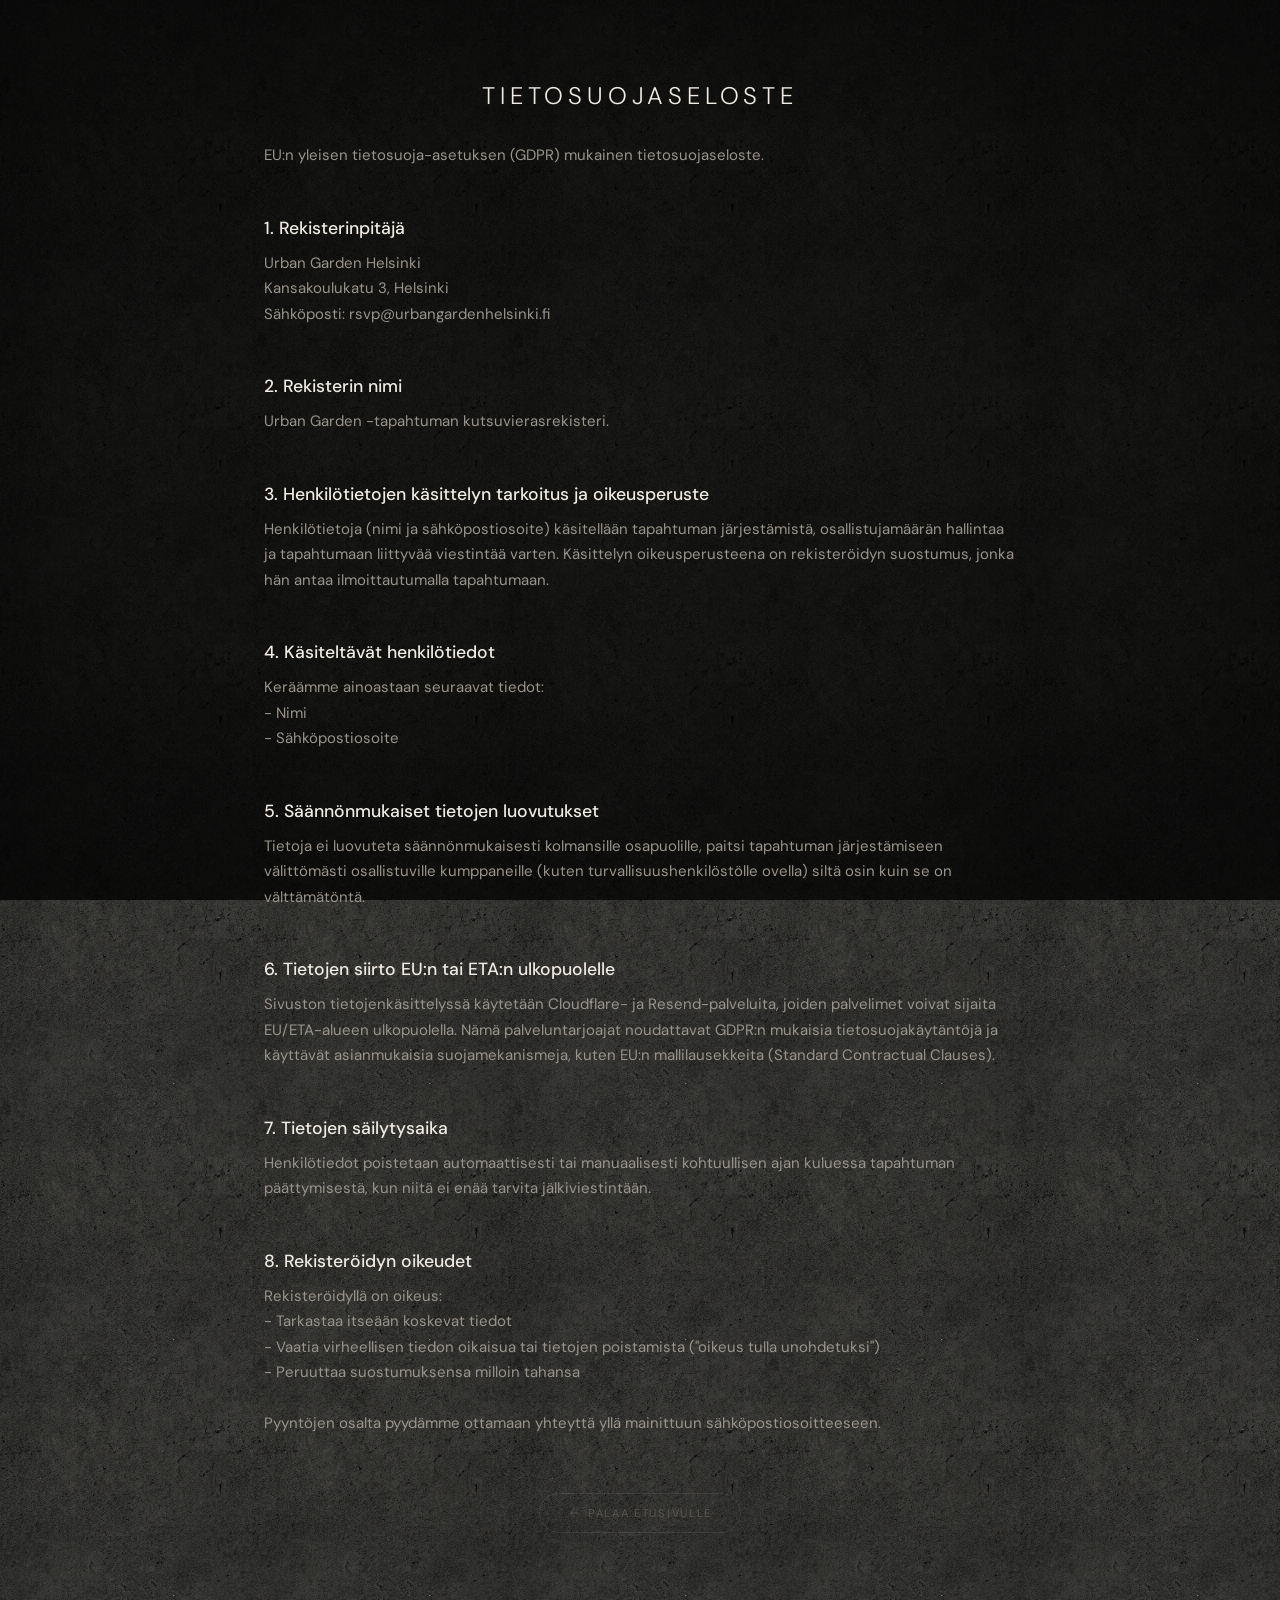
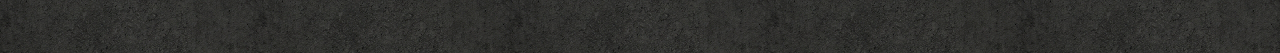
<file: tietosuojaseloste.html>
<!DOCTYPE html>
<html lang="fi">
<head>
  <meta charset="UTF-8">
  <meta name="viewport" content="width=device-width, initial-scale=1.0">
  <title>Tietosuojaseloste — Urban Garden</title>
  <meta name="robots" content="noindex, nofollow">
  <link rel="preconnect" href="https://fonts.googleapis.com">
  <link rel="preconnect" href="https://fonts.gstatic.com" crossorigin>
  <link href="https://fonts.googleapis.com/css2?family=DM+Sans:ital,opsz,wght@0,9..40,100..1000;1,9..40,100..1000&display=swap" rel="stylesheet">
  <style>
    *, *::before, *::after { margin: 0; padding: 0; box-sizing: border-box; }
    :root {
      --bg-dark: #0e0e0e;
      --text-primary: #f0ece4;
      --text-secondary: #9a958c;
      --text-dim: #5a564f;
      --accent-green: #5cb832;
      --border-subtle: rgba(255,255,255,0.06);
      --font: 'DM Sans', -apple-system, BlinkMacSystemFont, sans-serif;
    }
    html { font-size: 16px; }
    body {
      font-family: var(--font);
      background: var(--bg-dark);
      background-image: url('assets/concrete-bg.png');
      background-repeat: repeat;
      background-size: 512px 512px;
      color: var(--text-primary);
      -webkit-font-smoothing: antialiased;
      min-height: 100vh;
      position: relative;
    }
    .darkness-overlay { position: fixed; inset: 0; background: rgba(0,0,0,0.55); pointer-events: none; z-index: 0; }
    .vignette { position: fixed; inset: 0; background: radial-gradient(ellipse 70% 60% at 50% 50%, transparent 0%, rgba(0,0,0,0.21) 60%, rgba(0,0,0,0.49) 100%); pointer-events: none; z-index: 0; }
    
    .page {
      position: relative; z-index: 1;
      min-height: 100vh; display: flex; flex-direction: column;
      padding: 80px 24px;
      max-width: 800px;
      margin: 0 auto;
    }

    h1 {
      font-size: 1.5rem; font-weight: 300;
      letter-spacing: 0.2em; text-transform: uppercase;
      color: var(--text-primary); margin-bottom: 32px;
      text-align: center;
    }

    h2 {
      font-size: 1.1rem; font-weight: 500;
      color: var(--text-primary); margin-top: 32px; margin-bottom: 12px;
    }

    p, ul {
      color: var(--text-secondary); font-size: 15px; line-height: 1.7; margin-bottom: 16px;
    }
    
    ul { padding-left: 20px; }

    .back-btn {
      display: inline-flex; align-items: center; gap: 8px;
      margin: 40px auto 40px auto; padding: 12px 28px;
      border: 1px solid rgba(255,255,255,0.08);
      background: transparent; color: var(--text-dim);
      text-decoration: none; border-radius: 40px;
      font-size: 0.7rem; font-weight: 400;
      letter-spacing: 0.15em; text-transform: uppercase;
      transition: all 0.3s ease;
      width: fit-content;
    }
    .back-btn:hover { border-color: rgba(92,184,50,0.3); color: var(--text-secondary); }

  </style>
</head>
<body>
  <div class="darkness-overlay"></div>
  <div class="vignette"></div>

  <div class="page">
    <h1>Tietosuojaseloste</h1>
    
    <p>EU:n yleisen tietosuoja-asetuksen (GDPR) mukainen tietosuojaseloste.</p>

    <h2>1. Rekisterinpitäjä</h2>
    <p>Urban Garden Helsinki<br>Kansakoulukatu 3, Helsinki<br>Sähköposti: rsvp@urbangardenhelsinki.fi</p>

    <h2>2. Rekisterin nimi</h2>
    <p>Urban Garden -tapahtuman kutsuvierasrekisteri.</p>

    <h2>3. Henkilötietojen käsittelyn tarkoitus ja oikeusperuste</h2>
    <p>Henkilötietoja (nimi ja sähköpostiosoite) käsitellään tapahtuman järjestämistä, osallistujamäärän hallintaa ja tapahtumaan liittyvää viestintää varten. Käsittelyn oikeusperusteena on rekisteröidyn suostumus, jonka hän antaa ilmoittautumalla tapahtumaan.</p>

    <h2>4. Käsiteltävät henkilötiedot</h2>
    <p>Keräämme ainoastaan seuraavat tiedot:<br>
    - Nimi<br>
    - Sähköpostiosoite</p>

    <h2>5. Säännönmukaiset tietojen luovutukset</h2>
    <p>Tietoja ei luovuteta säännönmukaisesti kolmansille osapuolille, paitsi tapahtuman järjestämiseen välittömästi osallistuville kumppaneille (kuten turvallisuushenkilöstölle ovella) siltä osin kuin se on välttämätöntä.</p>

    <h2>6. Tietojen siirto EU:n tai ETA:n ulkopuolelle</h2>
    <p>Sivuston tietojenkäsittelyssä käytetään Cloudflare- ja Resend-palveluita, joiden palvelimet voivat sijaita EU/ETA-alueen ulkopuolella. Nämä palveluntarjoajat noudattavat GDPR:n mukaisia tietosuojakäytäntöjä ja käyttävät asianmukaisia suojamekanismeja, kuten EU:n mallilausekkeita (Standard Contractual Clauses).</p>

    <h2>7. Tietojen säilytysaika</h2>
    <p>Henkilötiedot poistetaan automaattisesti tai manuaalisesti kohtuullisen ajan kuluessa tapahtuman päättymisestä, kun niitä ei enää tarvita jälkiviestintään.</p>

    <h2>8. Rekisteröidyn oikeudet</h2>
    <p>Rekisteröidyllä on oikeus:<br>
    - Tarkastaa itseään koskevat tiedot<br>
    - Vaatia virheellisen tiedon oikaisua tai tietojen poistamista ("oikeus tulla unohdetuksi")<br>
    - Peruuttaa suostumuksensa milloin tahansa<br>
    <br>Pyyntöjen osalta pyydämme ottamaan yhteyttä yllä mainittuun sähköpostiosoitteeseen.</p>

    <a href="index.html" class="back-btn">
      <svg width="12" height="12" viewBox="0 0 24 24" fill="none" stroke="currentColor" stroke-width="2" stroke-linecap="round" stroke-linejoin="round"><path d="M19 12H5M12 19l-7-7 7-7"/></svg>
      Palaa etusivulle
    </a>
  </div>
</body>
</html>
</file>
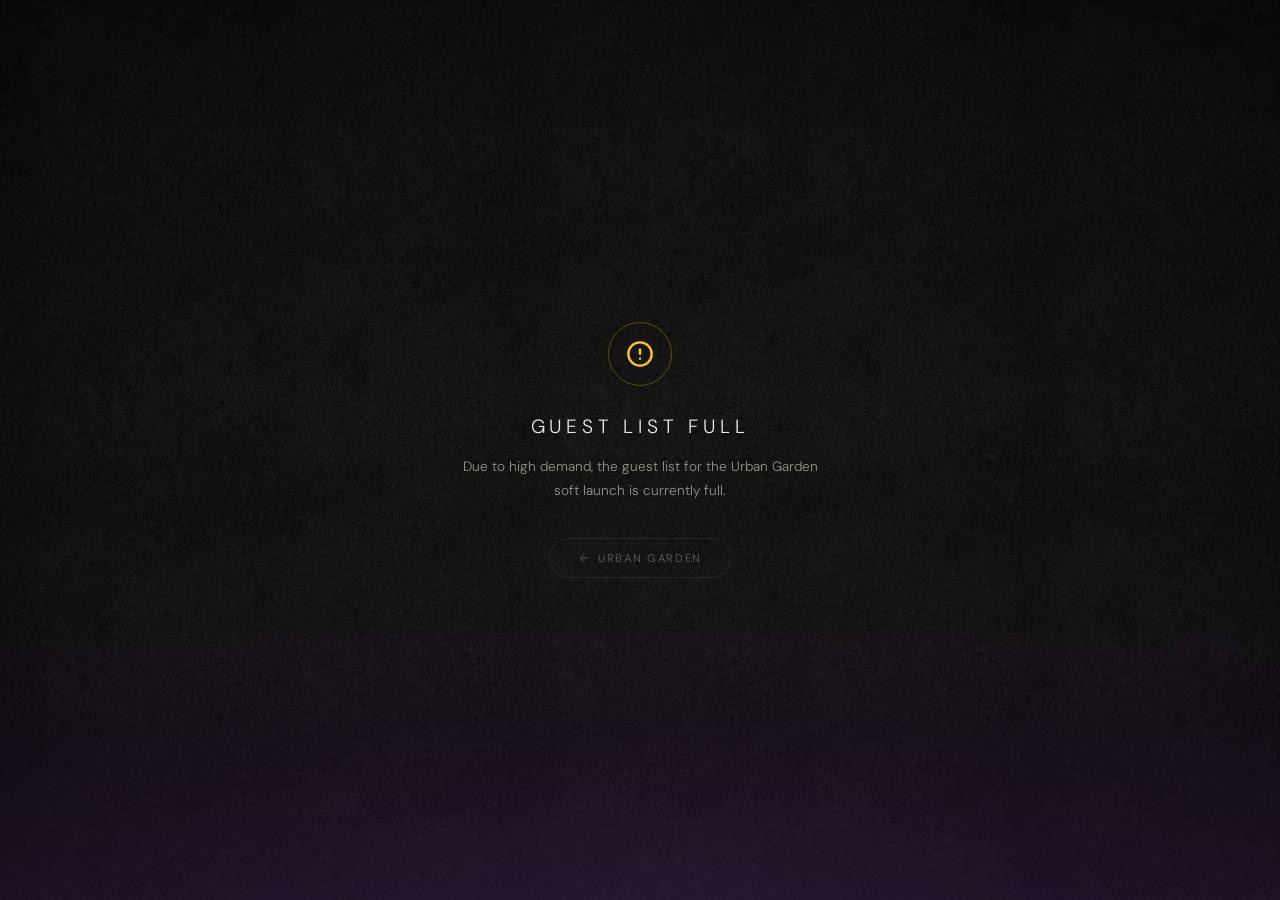
<file: rsvp/full.html>
<!DOCTYPE html>
<html lang="en">
<head>
  <meta charset="UTF-8">
  <meta name="viewport" content="width=device-width, initial-scale=1.0">
  <title>RSVP Confirmed — Urban Garden</title>
  <meta name="robots" content="noindex, nofollow">
  <link rel="preconnect" href="https://fonts.googleapis.com">
  <link rel="preconnect" href="https://fonts.gstatic.com" crossorigin>
  <link href="https://fonts.googleapis.com/css2?family=DM+Sans:ital,opsz,wght@0,9..40,100..1000;1,9..40,100..1000&display=swap" rel="stylesheet">
  <style>
    *, *::before, *::after { margin: 0; padding: 0; box-sizing: border-box; }
    :root {
      --bg-dark: #0e0e0e;
      --text-primary: #f0ece4;
      --text-secondary: #9a958c;
      --text-dim: #5a564f;
      --accent-green: #5cb832;
      --border-subtle: rgba(255,255,255,0.06);
      --font: 'DM Sans', -apple-system, BlinkMacSystemFont, sans-serif;
    }
    html { font-size: 16px; }
    body {
      font-family: var(--font);
      background: var(--bg-dark);
      background-image: url('../assets/concrete-bg.png');
      background-repeat: repeat;
      background-size: 512px 512px;
      color: var(--text-primary);
      -webkit-font-smoothing: antialiased;
      min-height: 100vh;
      position: relative;
    }
    .darkness-overlay { position: fixed; inset: 0; background: rgba(0,0,0,0.55); pointer-events: none; z-index: 0; }
    .vignette { position: fixed; inset: 0; background: radial-gradient(ellipse 70% 60% at 50% 50%, transparent 0%, rgba(0,0,0,0.21) 60%, rgba(0,0,0,0.49) 100%); pointer-events: none; z-index: 0; }
    body::before { content: ''; position: fixed; bottom: 0; left: 0; right: 0; height: 70vh; background: radial-gradient(ellipse 120% 60% at 50% 100%, rgba(155,89,182,0.25) 0%, rgba(106,27,138,0.15) 30%, rgba(80,20,110,0.08) 50%, transparent 80%); pointer-events: none; z-index: 0; }
    body::after { content: ''; position: fixed; bottom: 0; left: 0; right: 0; height: 50vh; background: linear-gradient(to top, rgba(160,80,200,0.12) 0%, rgba(130,50,170,0.06) 40%, transparent 100%); pointer-events: none; z-index: 0; }
    #vine-canvas { position: fixed; top: 0; left: 0; width: 100%; height: 100%; pointer-events: none; z-index: 0; opacity: 0.35; }

    .page {
      position: relative; z-index: 1;
      min-height: 100vh; display: flex; flex-direction: column;
      align-items: center; justify-content: center; padding: 60px 24px;
      text-align: center;
    }

    .success-icon {
      width: 64px; height: 64px;
      border: 1px solid rgba(92, 184, 50, 0.3);
      border-radius: 50%;
      display: flex; align-items: center; justify-content: center;
      margin: 0 auto 28px auto;
      color: var(--accent-green);
      animation: checkPop 0.5s 0.2s ease forwards;
      opacity: 0; transform: scale(0.5);
    }

    .success-title {
      font-size: 1.2rem; font-weight: 300;
      letter-spacing: 0.25em; text-transform: uppercase;
      color: var(--text-primary); margin-bottom: 16px;
      animation: fadeUp 0.6s ease forwards;
    }

    .success-text {
      font-size: 0.85rem; font-weight: 300;
      color: var(--text-secondary); line-height: 1.7;
      max-width: 380px; margin: 0 auto;
      animation: fadeUp 0.6s 0.1s ease both;
    }

    .success-back {
      display: inline-flex; align-items: center; gap: 8px;
      margin-top: 36px; padding: 12px 28px;
      border: 1px solid rgba(255,255,255,0.08);
      background: transparent; color: var(--text-dim);
      text-decoration: none; border-radius: 40px;
      font-size: 0.7rem; font-weight: 400;
      letter-spacing: 0.15em; text-transform: uppercase;
      transition: all 0.3s ease;
      animation: fadeUp 0.6s 0.2s ease both;
    }
    .success-back:hover { border-color: rgba(92,184,50,0.3); color: var(--text-secondary); }

    @keyframes fadeUp { from { opacity: 0; transform: translateY(16px); } to { opacity: 1; transform: translateY(0); } }
    @keyframes checkPop { from { opacity: 0; transform: scale(0.5); } to { opacity: 1; transform: scale(1); } }
  </style>
</head>
<body>
  <div class="darkness-overlay"></div>
  <div class="vignette"></div>
  <canvas id="vine-canvas"></canvas>

  <div class="page">
    <div class="success-icon" style="color: #ffcc00; border-color: rgba(255, 204, 0, 0.3);">
      <svg width="28" height="28" viewBox="0 0 24 24" fill="none" stroke="currentColor" stroke-width="2" stroke-linecap="round" stroke-linejoin="round"><circle cx="12" cy="12" r="10"></circle><line x1="12" y1="8" x2="12" y2="12"></line><line x1="12" y1="16" x2="12.01" y2="16"></line></svg>
    </div>
    <h1 class="success-title">Guest List Full</h1>
    <p class="success-text">Due to high demand, the guest list for the Urban Garden soft launch is currently full.</p>
    <a href="../index.html" class="success-back">
      <svg width="12" height="12" viewBox="0 0 24 24" fill="none" stroke="currentColor" stroke-width="2" stroke-linecap="round" stroke-linejoin="round"><path d="M19 12H5M12 19l-7-7 7-7"/></svg>
      Urban Garden
    </a>
  </div>

  <script>
    (function() {
      const canvas = document.getElementById('vine-canvas');
      if (!canvas) return;
      const ctx = canvas.getContext('2d');
      let W, H;
      const particles = [];
      const COUNT = window.innerWidth > 768 ? 25 : 12;
      function resize() { W = canvas.width = window.innerWidth; H = canvas.height = window.innerHeight; }
      window.addEventListener('resize', resize); resize();
      class Particle {
        constructor() { this.reset(true); }
        reset(initial = false) {
          this.x = Math.random() * W;
          this.y = initial ? Math.random() * H : H + Math.random() * 100 + 20;
          this.size = Math.random() * 11 + 3;
          this.speedX = (Math.random() - 0.5) * 0.4;
          this.speedY = -Math.random() * 0.6 - 0.2;
          this.opacity = Math.random() * 0.12 + 0.03;
          this.isWhite = Math.random() > 0.75;
          this.life = Math.random() * 800 + 400;
          this.maxLife = this.life;
        }
        update() {
          this.x += this.speedX; this.y += this.speedY; this.life--;
          this.x += Math.sin(Date.now() * 0.001 + this.y * 0.01) * 0.25;
          if (this.life <= 0 || this.y < -50 || this.x < -50 || this.x > W + 50) this.reset();
        }
        draw() {
          const f = this.life < 100 ? this.life / 100 : (this.life > this.maxLife - 100 ? (this.maxLife - this.life) / 100 : 1);
          const a = this.opacity * f;
          ctx.beginPath(); ctx.arc(this.x, this.y, this.size, 0, Math.PI * 2);
          ctx.fillStyle = this.isWhite ? `rgba(255,255,255,${a})` : `rgba(180,110,220,${a})`;
          ctx.fill();
        }
      }
      for (let i = 0; i < COUNT; i++) particles.push(new Particle());
      const reduced = window.matchMedia('(prefers-reduced-motion: reduce)').matches;
      function loop() { if (reduced) return; ctx.clearRect(0, 0, W, H); particles.forEach(p => { p.update(); p.draw(); }); requestAnimationFrame(loop); }
      if (!reduced) loop();
    })();
  </script>
</body>
</html>
</file>
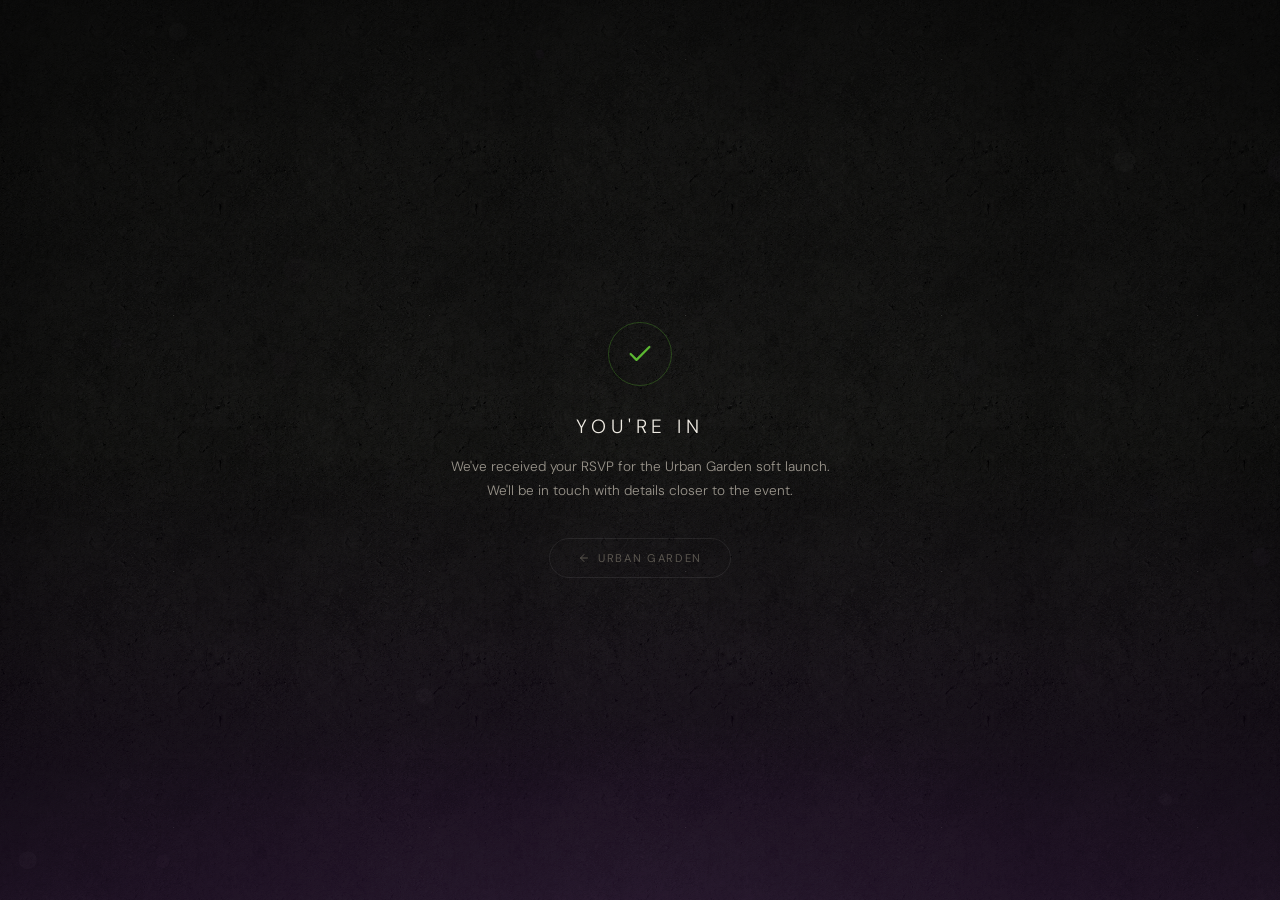
<file: rsvp/success.html>
<!DOCTYPE html>
<html lang="en">
<head>
  <meta charset="UTF-8">
  <meta name="viewport" content="width=device-width, initial-scale=1.0">
  <title>RSVP Confirmed — Urban Garden</title>
  <meta name="robots" content="noindex, nofollow">
  <link rel="preconnect" href="https://fonts.googleapis.com">
  <link rel="preconnect" href="https://fonts.gstatic.com" crossorigin>
  <link href="https://fonts.googleapis.com/css2?family=DM+Sans:ital,opsz,wght@0,9..40,100..1000;1,9..40,100..1000&display=swap" rel="stylesheet">
  <style>
    *, *::before, *::after { margin: 0; padding: 0; box-sizing: border-box; }
    :root {
      --bg-dark: #0e0e0e;
      --text-primary: #f0ece4;
      --text-secondary: #9a958c;
      --text-dim: #5a564f;
      --accent-green: #5cb832;
      --border-subtle: rgba(255,255,255,0.06);
      --font: 'DM Sans', -apple-system, BlinkMacSystemFont, sans-serif;
    }
    html { font-size: 16px; }
    body {
      font-family: var(--font);
      background: var(--bg-dark);
      background-image: url('../assets/concrete-bg.png');
      background-repeat: repeat;
      background-size: 512px 512px;
      color: var(--text-primary);
      -webkit-font-smoothing: antialiased;
      min-height: 100vh;
      position: relative;
    }
    .darkness-overlay { position: fixed; inset: 0; background: rgba(0,0,0,0.55); pointer-events: none; z-index: 0; }
    .vignette { position: fixed; inset: 0; background: radial-gradient(ellipse 70% 60% at 50% 50%, transparent 0%, rgba(0,0,0,0.21) 60%, rgba(0,0,0,0.49) 100%); pointer-events: none; z-index: 0; }
    body::before { content: ''; position: fixed; bottom: 0; left: 0; right: 0; height: 70vh; background: radial-gradient(ellipse 120% 60% at 50% 100%, rgba(155,89,182,0.25) 0%, rgba(106,27,138,0.15) 30%, rgba(80,20,110,0.08) 50%, transparent 80%); pointer-events: none; z-index: 0; }
    body::after { content: ''; position: fixed; bottom: 0; left: 0; right: 0; height: 50vh; background: linear-gradient(to top, rgba(160,80,200,0.12) 0%, rgba(130,50,170,0.06) 40%, transparent 100%); pointer-events: none; z-index: 0; }
    #vine-canvas { position: fixed; top: 0; left: 0; width: 100%; height: 100%; pointer-events: none; z-index: 0; opacity: 0.35; }

    .page {
      position: relative; z-index: 1;
      min-height: 100vh; display: flex; flex-direction: column;
      align-items: center; justify-content: center; padding: 60px 24px;
      text-align: center;
    }

    .success-icon {
      width: 64px; height: 64px;
      border: 1px solid rgba(92, 184, 50, 0.3);
      border-radius: 50%;
      display: flex; align-items: center; justify-content: center;
      margin: 0 auto 28px auto;
      color: var(--accent-green);
      animation: checkPop 0.5s 0.2s ease forwards;
      opacity: 0; transform: scale(0.5);
    }

    .success-title {
      font-size: 1.2rem; font-weight: 300;
      letter-spacing: 0.25em; text-transform: uppercase;
      color: var(--text-primary); margin-bottom: 16px;
      animation: fadeUp 0.6s ease forwards;
    }

    .success-text {
      font-size: 0.85rem; font-weight: 300;
      color: var(--text-secondary); line-height: 1.7;
      max-width: 380px; margin: 0 auto;
      animation: fadeUp 0.6s 0.1s ease both;
    }

    .success-back {
      display: inline-flex; align-items: center; gap: 8px;
      margin-top: 36px; padding: 12px 28px;
      border: 1px solid rgba(255,255,255,0.08);
      background: transparent; color: var(--text-dim);
      text-decoration: none; border-radius: 40px;
      font-size: 0.7rem; font-weight: 400;
      letter-spacing: 0.15em; text-transform: uppercase;
      transition: all 0.3s ease;
      animation: fadeUp 0.6s 0.2s ease both;
    }
    .success-back:hover { border-color: rgba(92,184,50,0.3); color: var(--text-secondary); }

    @keyframes fadeUp { from { opacity: 0; transform: translateY(16px); } to { opacity: 1; transform: translateY(0); } }
    @keyframes checkPop { from { opacity: 0; transform: scale(0.5); } to { opacity: 1; transform: scale(1); } }
  </style>
</head>
<body>
  <div class="darkness-overlay"></div>
  <div class="vignette"></div>
  <canvas id="vine-canvas"></canvas>

  <div class="page">
    <div class="success-icon">
      <svg width="28" height="28" viewBox="0 0 24 24" fill="none" stroke="currentColor" stroke-width="2" stroke-linecap="round" stroke-linejoin="round"><path d="M20 6L9 17l-5-5"/></svg>
    </div>
    <h1 class="success-title">You're in</h1>
    <p class="success-text">We've received your RSVP for the Urban Garden soft launch. We'll be in touch with details closer to the event.</p>
    <a href="../index.html" class="success-back">
      <svg width="12" height="12" viewBox="0 0 24 24" fill="none" stroke="currentColor" stroke-width="2" stroke-linecap="round" stroke-linejoin="round"><path d="M19 12H5M12 19l-7-7 7-7"/></svg>
      Urban Garden
    </a>
  </div>

  <script>
    (function() {
      const canvas = document.getElementById('vine-canvas');
      if (!canvas) return;
      const ctx = canvas.getContext('2d');
      let W, H;
      const particles = [];
      const COUNT = window.innerWidth > 768 ? 25 : 12;
      function resize() { W = canvas.width = window.innerWidth; H = canvas.height = window.innerHeight; }
      window.addEventListener('resize', resize); resize();
      class Particle {
        constructor() { this.reset(true); }
        reset(initial = false) {
          this.x = Math.random() * W;
          this.y = initial ? Math.random() * H : H + Math.random() * 100 + 20;
          this.size = Math.random() * 11 + 3;
          this.speedX = (Math.random() - 0.5) * 0.4;
          this.speedY = -Math.random() * 0.6 - 0.2;
          this.opacity = Math.random() * 0.12 + 0.03;
          this.isWhite = Math.random() > 0.75;
          this.life = Math.random() * 800 + 400;
          this.maxLife = this.life;
        }
        update() {
          this.x += this.speedX; this.y += this.speedY; this.life--;
          this.x += Math.sin(Date.now() * 0.001 + this.y * 0.01) * 0.25;
          if (this.life <= 0 || this.y < -50 || this.x < -50 || this.x > W + 50) this.reset();
        }
        draw() {
          const f = this.life < 100 ? this.life / 100 : (this.life > this.maxLife - 100 ? (this.maxLife - this.life) / 100 : 1);
          const a = this.opacity * f;
          ctx.beginPath(); ctx.arc(this.x, this.y, this.size, 0, Math.PI * 2);
          ctx.fillStyle = this.isWhite ? `rgba(255,255,255,${a})` : `rgba(180,110,220,${a})`;
          ctx.fill();
        }
      }
      for (let i = 0; i < COUNT; i++) particles.push(new Particle());
      const reduced = window.matchMedia('(prefers-reduced-motion: reduce)').matches;
      function loop() { if (reduced) return; ctx.clearRect(0, 0, W, H); particles.forEach(p => { p.update(); p.draw(); }); requestAnimationFrame(loop); }
      if (!reduced) loop();
    })();
  </script>
</body>
</html>
</file>
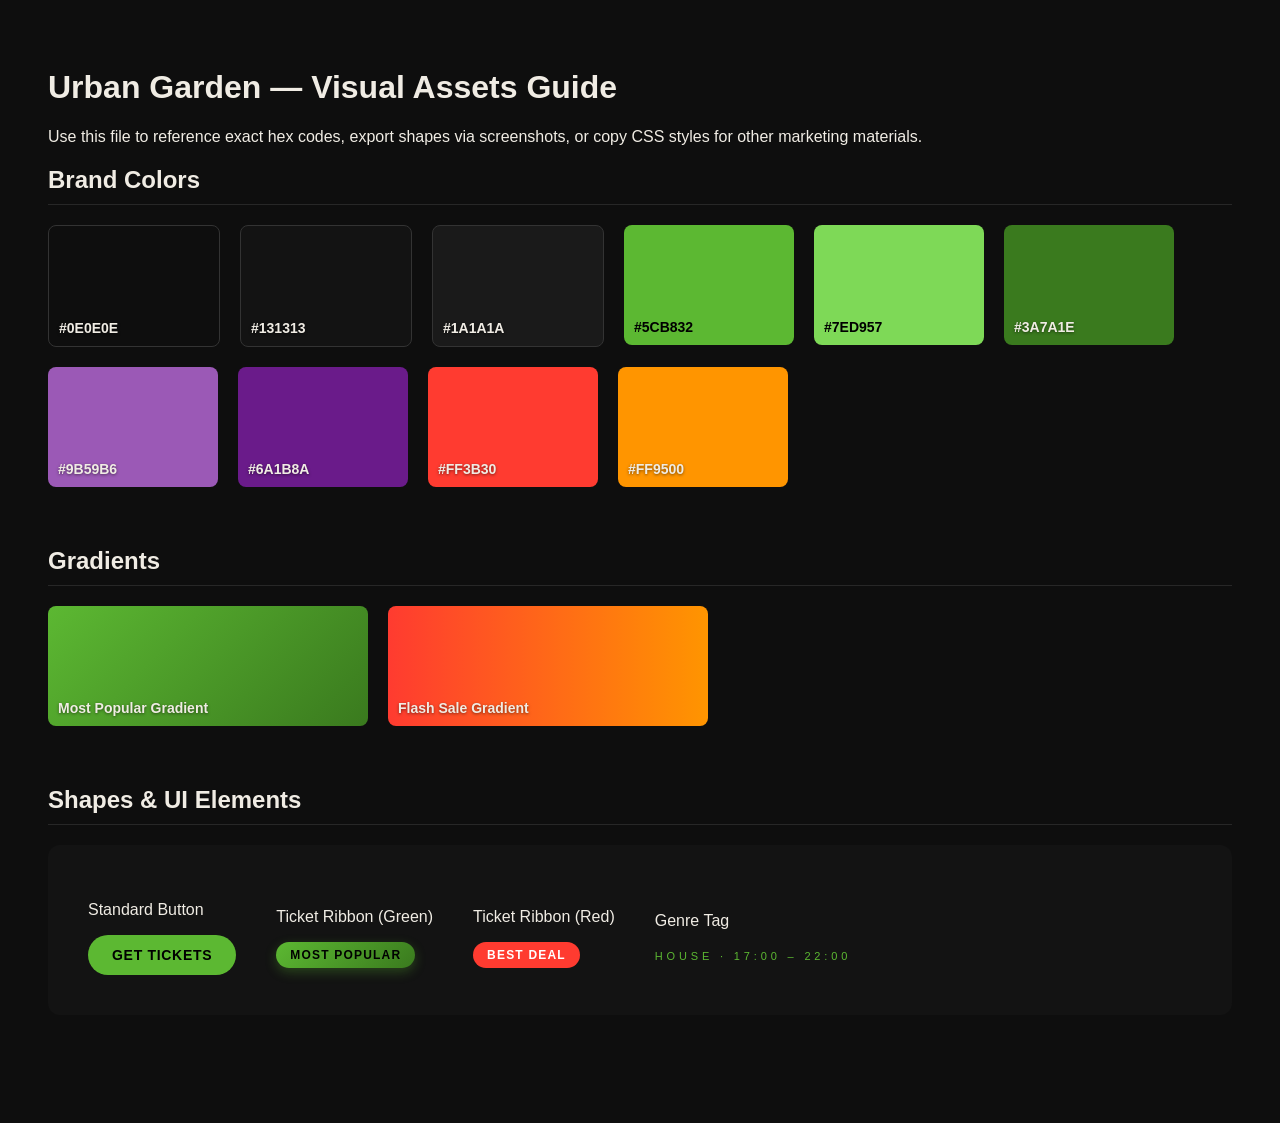
<file: visual_assets_export/brand-kit-shapes.html>
<!DOCTYPE html>
<html lang="en">
<head>
  <meta charset="UTF-8">
  <title>Urban Garden Brand Kit & Shapes</title>
  <style>
    body {
      font-family: 'DM Sans', -apple-system, BlinkMacSystemFont, sans-serif;
      background: #0e0e0e;
      color: #f0ece4;
      padding: 40px;
    }
    .section {
      margin-bottom: 60px;
    }
    h2 {
      border-bottom: 1px solid rgba(255,255,255,0.1);
      padding-bottom: 10px;
      margin-bottom: 20px;
    }
    .grid {
      display: flex;
      gap: 20px;
      flex-wrap: wrap;
    }
    
    /* COLORS */
    .color-swatch {
      width: 150px;
      height: 100px;
      border-radius: 8px;
      display: flex;
      align-items: flex-end;
      padding: 10px;
      font-size: 14px;
      font-weight: bold;
      text-shadow: 0 1px 3px rgba(0,0,0,0.5);
    }
    .c-bg-dark { background: #0e0e0e; border: 1px solid #333; }
    .c-bg-section { background: #131313; border: 1px solid #333; }
    .c-bg-card { background: #1a1a1a; border: 1px solid #333; }
    .c-accent-green { background: #5cb832; color: #000; text-shadow: none; }
    .c-accent-green-light { background: #7ed957; color: #000; text-shadow: none; }
    .c-accent-green-dark { background: #3a7a1e; }
    .c-accent-purple { background: #9b59b6; }
    .c-accent-purple-deep { background: #6a1b8a; }
    .c-flash-red { background: #ff3b30; }
    .c-flash-orange { background: #ff9500; }
    
    /* GRADIENTS */
    .gradient-swatch {
      width: 300px;
      height: 100px;
      border-radius: 8px;
      display: flex;
      align-items: flex-end;
      padding: 10px;
      font-size: 14px;
      font-weight: bold;
      text-shadow: 0 1px 3px rgba(0,0,0,0.5);
    }
    .g-flash { background: linear-gradient(90deg, #ff3b30, #ff9500); }
    .g-ribbon { background: linear-gradient(135deg, #5cb832, #3a7a1e); }
    
    /* SHAPES */
    .shape-container {
      background: #131313;
      padding: 40px;
      border-radius: 12px;
      display: flex;
      gap: 40px;
      align-items: center;
    }
    
    .ribbon {
      background: linear-gradient(135deg, #5cb832, #3a7a1e);
      color: #000;
      font-size: 12px;
      font-weight: 800;
      letter-spacing: 0.1em;
      text-transform: uppercase;
      padding: 6px 14px;
      border-radius: 20px;
      box-shadow: 0 4px 12px rgba(92, 184, 50, 0.3);
      display: inline-block;
    }
    
    .flash-ribbon {
      background: #ff3b30;
      color: white;
      font-size: 12px;
      font-weight: 800;
      letter-spacing: 0.1em;
      text-transform: uppercase;
      padding: 6px 14px;
      border-radius: 20px;
      display: inline-block;
    }
    
    .btn {
      display: inline-flex;
      align-items: center;
      gap: 8px;
      background: #5cb832;
      color: #000;
      text-decoration: none;
      padding: 12px 24px;
      border-radius: 40px;
      font-size: 14px;
      font-weight: 700;
      text-transform: uppercase;
      letter-spacing: 0.05em;
    }
    
    .genre-tag {
      display: inline-block;
      font-size: 11px;
      font-weight: 500;
      letter-spacing: 0.35em;
      text-transform: uppercase;
      color: #5cb832;
    }
    
  </style>
</head>
<body>
  <h1>Urban Garden — Visual Assets Guide</h1>
  <p>Use this file to reference exact hex codes, export shapes via screenshots, or copy CSS styles for other marketing materials.</p>
  
  <div class="section">
    <h2>Brand Colors</h2>
    <div class="grid">
      <div class="color-swatch c-bg-dark">#0E0E0E</div>
      <div class="color-swatch c-bg-section">#131313</div>
      <div class="color-swatch c-bg-card">#1A1A1A</div>
      <div class="color-swatch c-accent-green">#5CB832</div>
      <div class="color-swatch c-accent-green-light">#7ED957</div>
      <div class="color-swatch c-accent-green-dark">#3A7A1E</div>
      <div class="color-swatch c-accent-purple">#9B59B6</div>
      <div class="color-swatch c-accent-purple-deep">#6A1B8A</div>
      <div class="color-swatch c-flash-red">#FF3B30</div>
      <div class="color-swatch c-flash-orange">#FF9500</div>
    </div>
  </div>

  <div class="section">
    <h2>Gradients</h2>
    <div class="grid">
      <div class="gradient-swatch g-ribbon">Most Popular Gradient</div>
      <div class="gradient-swatch g-flash">Flash Sale Gradient</div>
    </div>
  </div>

  <div class="section">
    <h2>Shapes & UI Elements</h2>
    <div class="shape-container">
      <div>
        <p>Standard Button</p>
        <div class="btn">Get Tickets</div>
      </div>
      <div>
        <p>Ticket Ribbon (Green)</p>
        <div class="ribbon">Most Popular</div>
      </div>
      <div>
        <p>Ticket Ribbon (Red)</p>
        <div class="flash-ribbon">Best Deal</div>
      </div>
      <div>
        <p>Genre Tag</p>
        <div class="genre-tag">House · 17:00 – 22:00</div>
      </div>
    </div>
  </div>

</body>
</html>
</file>
<file: style.css>
/* ========================================
   Urban Garden — Event Page Styles
   ======================================== */

/* --- Reset & Base --- */
*, *::before, *::after {
  margin: 0;
  padding: 0;
  box-sizing: border-box;
}

:root {
  --bg-dark: #0e0e0e;
  --bg-section: #131313;
  --bg-card: #1a1a1a;
  --text-primary: #f0ece4;
  --text-secondary: #9a958c;
  --text-dim: #5a564f;
  --accent-green: #5cb832;
  --accent-green-light: #7ed957;
  --accent-green-dark: #3a7a1e;
  --accent-vine: #4da52a;
  --accent-purple: #9b59b6;
  --accent-purple-deep: #6a1b8a;
  --border-subtle: rgba(255,255,255,0.06);
  --font: 'DM Sans', -apple-system, BlinkMacSystemFont, sans-serif;
  
  /* Safe area insets for mobile */
  --sat: env(safe-area-inset-top);
  --sab: env(safe-area-inset-bottom);
}

/* =====================
   LOCALIZATION
   ===================== */
body.lang-fi .lang-en { display: none !important; }
body:not(.lang-fi) .lang-fi { display: none !important; }

html {
  scroll-behavior: smooth;
  font-size: 16px;
}

body {
  font-family: var(--font);
  background: var(--bg-dark);
  background-image: url('assets/concrete-bg.png');
  background-repeat: repeat;
  background-size: 512px 512px;
  color: var(--text-primary);
  overflow-x: hidden;
  -webkit-font-smoothing: antialiased;
  -moz-osx-font-smoothing: grayscale;
  position: relative;
}

/* Darkness overlay — hardcoded at 0.55 */
.darkness-overlay {
  position: fixed;
  inset: 0;
  background: rgba(0, 0, 0, 0.55);
  pointer-events: none;
  z-index: 0;
  transform: translateZ(0);
}

/* Vignette overlay — hardcoded at 0.70 */
.vignette {
  position: fixed;
  inset: 0;
  background: radial-gradient(
    ellipse 70% 60% at 50% 50%,
    transparent 0%,
    rgba(0, 0, 0, 0.21) 60%,
    rgba(0, 0, 0, 0.49) 100%
  );
  pointer-events: none;
  z-index: 0;
  transform: translateZ(0);
}

/* Purple glow from bottom — hardcoded at 0.25 */
body::before {
  content: '';
  position: fixed;
  bottom: 0;
  left: 0;
  right: 0;
  height: 70vh;
  background: radial-gradient(
    ellipse 120% 60% at 50% 100%,
    rgba(155, 89, 182, 0.25) 0%,
    rgba(106, 27, 138, 0.15) 30%,
    rgba(80, 20, 110, 0.08) 50%,
    transparent 80%
  );
  pointer-events: none;
  z-index: 0;
  transform: translateZ(0);
}

/* Secondary softer purple ambient layer */
body::after {
  content: '';
  position: fixed;
  bottom: 0;
  left: 0;
  right: 0;
  height: 50vh;
  background: linear-gradient(
    to top,
    rgba(160, 80, 200, 0.12) 0%,
    rgba(130, 50, 170, 0.06) 40%,
    transparent 100%
  );
  pointer-events: none;
  z-index: 0;
  transform: translateZ(0);
}

/* --- Canvas Background --- */
#vine-canvas {
  position: fixed;
  top: 0;
  left: 0;
  width: 100%;
  height: 100%;
  pointer-events: none;
  z-index: 0;
  opacity: 0.35;
  transform: translateZ(0);
}

/* --- Section Base --- */
.section {
  position: relative;
  z-index: 1;
  padding: 100px 24px;
  max-width: 1100px;
  margin: 0 auto;
}

/* =====================
   FLASH SALE ANNOUNCEMENT
   ===================== */
.top-announcement-bar {
  display: flex;
  align-items: center;
  justify-content: center;
  position: fixed;
  top: 0;
  left: 0;
  width: 100%;
  height: 40px;
  background: linear-gradient(90deg, #ff3b30, #ff9500);
  color: white;
  z-index: 1000;
  text-decoration: none;
  font-family: 'DM Sans', sans-serif;
  font-size: 13px;
  font-weight: 600;
  transition: transform 0.2s ease, opacity 0.3s ease;
  box-shadow: 0 2px 10px rgba(255, 59, 48, 0.3);
}

.top-announcement-bar:hover {
  filter: brightness(1.1);
}

.announcement-content {
  display: flex;
  align-items: center;
  gap: 12px;
}

.announcement-badge {
  background: rgba(255,255,255,0.2);
  padding: 2px 8px;
  border-radius: 4px;
  font-weight: 800;
  font-size: 11px;
}

.flash-timer {
  font-variant-numeric: tabular-nums;
  font-family: monospace;
  font-size: 14px;
  margin-left: 4px;
  background: rgba(0,0,0,0.2);
  padding: 2px 6px;
  border-radius: 4px;
}

body.has-flash-sale .sticky-nav {
  top: 40px;
}

/* =====================
   STICKY NAV
   ===================== */
.sticky-nav {
  position: fixed;
  top: 0;
  left: 0;
  width: 100%;
  z-index: 100;
  background: rgba(14, 14, 14, 0.75);
  backdrop-filter: blur(12px);
  -webkit-backdrop-filter: blur(12px);
  border-bottom: 1px solid var(--border-subtle);
  transform: translateY(-100%) translateZ(0);
  transition: transform 0.4s cubic-bezier(0.16, 1, 0.3, 1);
  padding-top: var(--sat);
  will-change: transform;
}

.sticky-nav.visible {
  transform: translateY(0) translateZ(0);
}

.sticky-nav-inner {
  max-width: 1100px;
  margin: 0 auto;
  padding: 16px 24px;
  display: flex;
  align-items: center;
  justify-content: space-between;
}

.sticky-nav-links {
  display: flex;
  gap: 32px;
}

.nav-link {
  color: var(--text-secondary);
  text-decoration: none;
  font-size: 0.85rem;
  font-weight: 500;
  letter-spacing: 0.1em;
  text-transform: uppercase;
  transition: color 0.3s ease;
  position: relative;
}

.nav-link:hover, .nav-link.active {
  color: var(--text-primary);
}

.nav-link.active::after {
  content: '';
  position: absolute;
  bottom: -6px;
  left: 0;
  width: 100%;
  height: 2px;
  background: var(--accent-green);
  border-radius: 2px;
}

.nav-cta {
  display: inline-flex;
  align-items: center;
  gap: 8px;
  background: var(--accent-green);
  color: #0e0e0e;
  text-decoration: none;
  padding: 10px 24px;
  border-radius: 40px;
  font-size: 0.8rem;
  font-weight: 700;
  letter-spacing: 0.05em;
  text-transform: uppercase;
  transition: all 0.3s ease;
}

.nav-cta:hover {
  background: var(--accent-green-light);
  transform: translateY(-1px);
}

/* =====================
   HERO
   ===================== */
.hero {
  min-height: 100vh;
  display: flex;
  align-items: center;
  justify-content: center;
  text-align: center;
  padding-top: 80px;
  padding-bottom: 40px;
}

.hero-content {
  display: flex;
  flex-direction: column;
  align-items: center;
  gap: 28px;
}

.hero-tagline {
  font-size: clamp(0.85rem, 2vw, 1.1rem);
  font-weight: 300;
  letter-spacing: 0.35em;
  text-transform: uppercase;
  color: var(--text-secondary);
  opacity: 0;
  animation: fadeSlideUp 1s 0.3s ease forwards;
}

.hero-logo {
  width: min(85vw, 600px);
  height: auto;
  filter: drop-shadow(0 0 60px rgba(92, 184, 50, 0.15));
  opacity: 0;
  animation: fadeScaleIn 1.2s 0.6s ease forwards;
}

.hero-subtitle {
  font-size: clamp(0.8rem, 1.8vw, 1rem);
  font-weight: 400;
  letter-spacing: 0.25em;
  text-transform: uppercase;
  color: var(--text-secondary);
  opacity: 0;
  animation: fadeSlideUp 1s 1s ease forwards;
}

.x-mark {
  color: var(--accent-green);
  font-weight: 700;
  margin: 0 4px;
}

/* Hero CTA */
.hero-cta {
  display: inline-flex;
  align-items: center;
  gap: 12px;
  margin-top: 16px;
  padding: 14px 32px;
  border: 1px solid rgba(255, 255, 255, 0.15);
  background: rgba(255, 255, 255, 0.03);
  backdrop-filter: blur(8px);
  color: var(--text-primary);
  text-decoration: none;
  border-radius: 40px;
  font-size: 0.9rem;
  font-weight: 600;
  letter-spacing: 0.05em;
  text-transform: uppercase;
  transition: all 0.3s ease;
  opacity: 0;
  animation: fadeSlideUp 1s 1.3s ease forwards;
}

.hero-cta-date {
  color: var(--text-secondary);
}

.hero-cta-divider {
  color: var(--accent-green);
}

.hero-cta:hover {
  background: rgba(255, 255, 255, 0.08);
  border-color: rgba(92, 184, 50, 0.4);
  transform: translateY(-2px);
  box-shadow: 0 10px 30px rgba(92, 184, 50, 0.1);
}

.hero-cta:hover svg {
  transform: translateX(3px);
  color: var(--accent-green);
}

.hero-cta svg {
  transition: all 0.3s ease;
}

/* =====================
   COUNTDOWN
   ===================== */
.countdown-section {
  text-align: center;
  padding-top: 40px;
  padding-bottom: 100px;
}

.countdown-label {
  font-size: 0.8rem;
  font-weight: 500;
  letter-spacing: 0.3em;
  text-transform: uppercase;
  color: var(--text-dim);
  margin-bottom: 32px;
}

.countdown {
  display: flex;
  align-items: center;
  justify-content: center;
  gap: 12px;
  flex-wrap: wrap;
}

.countdown-block {
  display: flex;
  flex-direction: column;
  align-items: center;
  gap: 8px;
  min-width: 90px;
}

.countdown-number {
  font-size: clamp(3rem, 8vw, 5.5rem);
  font-weight: 700;
  line-height: 1;
  letter-spacing: -0.02em;
  color: var(--text-primary);
  font-variant-numeric: tabular-nums;
  position: relative;
}

.countdown-unit {
  font-size: 0.7rem;
  font-weight: 500;
  letter-spacing: 0.25em;
  text-transform: uppercase;
  color: var(--text-dim);
}

.countdown-separator {
  font-size: clamp(2rem, 6vw, 4rem);
  font-weight: 200;
  color: var(--accent-green-dark);
  line-height: 1;
  padding-bottom: 28px;
}

.event-date-location {
  margin-top: 48px;
  display: flex;
  align-items: center;
  justify-content: center;
  gap: 16px;
  flex-wrap: wrap;
}

.event-date {
  font-size: clamp(1.4rem, 3.5vw, 2.2rem);
  font-weight: 700;
  letter-spacing: 0.08em;
  color: var(--text-primary);
}

.event-dot {
  font-size: 1.8rem;
  color: var(--accent-green);
  line-height: 1;
}

.event-location {
  font-size: clamp(1.4rem, 3.5vw, 2.2rem);
  font-weight: 700;
  letter-spacing: 0.08em;
  color: var(--text-primary);
}

/* =====================
   ABOUT
   ===================== */
.about-section {
  padding-top: 80px;
  padding-bottom: 80px;
  border-top: 1px solid var(--border-subtle);
}

.about-content {
  max-width: 800px;
  margin: 0 auto;
}

.about-lead {
  font-size: clamp(1.05rem, 2.2vw, 1.3rem);
  font-weight: 400;
  line-height: 1.7;
  color: var(--text-secondary);
  text-align: center;
  margin-bottom: 56px;
}

.about-blocks {
  display: grid;
  grid-template-columns: repeat(2, 1fr);
  gap: 24px;
  margin-bottom: 40px;
}

.about-block {
  background: rgba(255,255,255,0.025);
  border: 1px solid var(--border-subtle);
  border-radius: 16px;
  padding: 36px 28px;
  transition: border-color 0.4s ease, transform 0.3s ease;
}

.about-block:hover {
  border-color: rgba(92, 184, 50, 0.15);
  transform: translateY(-3px);
}

.about-block-time {
  font-size: 0.7rem;
  font-weight: 600;
  letter-spacing: 0.25em;
  text-transform: uppercase;
  color: var(--accent-green);
  margin-bottom: 12px;
}

.about-block-title {
  font-size: 1.2rem;
  font-weight: 700;
  letter-spacing: 0.04em;
  text-transform: uppercase;
  color: var(--text-primary);
  margin-bottom: 14px;
}

.about-block-accent {
  color: var(--accent-green);
  font-weight: 500;
  font-size: 0.75rem;
  letter-spacing: 0.2em;
  display: block;
  margin-top: 4px;
}

.about-block-text {
  font-size: 0.9rem;
  font-weight: 400;
  line-height: 1.65;
  color: var(--text-secondary);
}

.about-extra {
  background: rgba(155, 89, 182, 0.06);
  border: 1px solid rgba(155, 89, 182, 0.12);
  border-radius: 12px;
  padding: 24px 28px;
  text-align: center;
}

.about-extra-text {
  font-size: 0.9rem;
  font-weight: 400;
  line-height: 1.6;
  color: var(--text-secondary);
}

.about-extra-text strong {
  color: var(--text-primary);
  font-weight: 600;
}

/* =====================
   SOCIAL PROOF STATS
   ===================== */
.social-proof-section {
  padding-top: 60px;
  padding-bottom: 60px;
  border-top: 1px solid var(--border-subtle);
  text-align: center;
}

.proof-stats {
  display: flex;
  align-items: center;
  justify-content: center;
  gap: 48px;
  margin-bottom: 32px;
  flex-wrap: wrap;
}

.proof-stat {
  display: flex;
  flex-direction: column;
  align-items: center;
  gap: 8px;
}

.proof-stat-number {
  font-size: clamp(2rem, 4vw, 3rem);
  font-weight: 700;
  color: var(--text-primary);
  line-height: 1;
}

.proof-stat-number::after {
  content: '+';
  color: var(--accent-green);
  font-size: 0.8em;
  margin-left: 2px;
}

/* For the '1 Sauna' stat, hide the + */
.proof-stat:last-child .proof-stat-number::after {
  display: none;
}

.proof-stat-label {
  font-size: 0.8rem;
  font-weight: 500;
  letter-spacing: 0.15em;
  text-transform: uppercase;
  color: var(--text-secondary);
}

.proof-stat-divider {
  width: 1px;
  height: 40px;
  background: var(--border-subtle);
}

.proof-tagline {
  font-size: 1rem;
  font-style: italic;
  color: var(--text-secondary);
  max-width: 600px;
  margin: 0 auto;
}

/* =====================
   LINEUP
   ===================== */
.lineup-section {
  padding-top: 80px;
  padding-bottom: 80px;
  border-top: 1px solid var(--border-subtle);
}

.section-title {
  font-size: clamp(0.75rem, 1.5vw, 0.85rem);
  font-weight: 600;
  letter-spacing: 0.35em;
  text-transform: uppercase;
  color: var(--accent-green);
  text-align: center;
  margin-bottom: 64px;
}

.section-title--small {
  margin-bottom: 40px;
}

/* Stage blocks */
.stage-block {
  margin-bottom: 16px;
}

.stage-heading {
  font-size: 1.3rem;
  font-weight: 700;
  letter-spacing: 0.06em;
  text-transform: uppercase;
  color: var(--text-primary);
  text-align: center;
  margin-bottom: 36px;
  display: flex;
  flex-direction: column;
  align-items: center;
  gap: 6px;
}

.stage-genre-tag {
  display: block;
  font-size: 0.65rem;
  font-weight: 500;
  letter-spacing: 0.35em;
  text-transform: uppercase;
  color: var(--accent-green);
}

.stage-divider {
  width: 60px;
  height: 1px;
  background: var(--border-subtle);
  margin: 48px auto;
}

/* Artist grid */
.artist-grid {
  display: flex;
  justify-content: center;
  gap: 40px;
  flex-wrap: wrap;
}

.artist-card {
  display: flex;
  flex-direction: column;
  align-items: center;
  gap: 16px;
  cursor: pointer;
  text-decoration: none;
  transition: transform 0.4s cubic-bezier(0.23, 1, 0.32, 1);
}

.artist-card:hover {
  transform: translateY(-6px);
}

.artist-photo-wrap {
  width: 140px;
  height: 140px;
  border-radius: 50%;
  overflow: hidden;
  border: 2px solid var(--border-subtle);
  transition: border-color 0.4s ease, box-shadow 0.4s ease;
  position: relative;
}

.artist-photo-wrap::after {
  content: '';
  position: absolute;
  inset: 0;
  border-radius: 50%;
  background: radial-gradient(circle at center, transparent 60%, rgba(0,0,0,0.4) 100%);
  pointer-events: none;
}

.artist-card:hover .artist-photo-wrap {
  border-color: var(--accent-green);
  box-shadow: 0 0 30px rgba(92, 184, 50, 0.2), 0 8px 30px rgba(0,0,0,0.4);
}

.artist-photo {
  width: 100%;
  height: 100%;
  object-fit: cover;
  filter: grayscale(30%) brightness(0.85);
  transition: filter 0.4s ease, transform 0.4s ease;
}

.artist-card:hover .artist-photo {
  filter: grayscale(0%) brightness(1);
  transform: scale(1.08);
}

.artist-photo-tba {
  width: 100%;
  height: 100%;
  display: flex;
  align-items: center;
  justify-content: center;
  background-color: var(--bg-card);
  background-image: url('assets/concrete-bg.png');
  background-size: 200px;
  background-blend-mode: overlay;
  color: var(--text-dim);
  font-size: 2rem;
  font-weight: 700;
  transition: color 0.4s ease, transform 0.4s ease;
}

.artist-card:hover .artist-photo-tba {
  color: var(--accent-green);
  transform: scale(1.08);
}

.artist-card-name {
  font-size: 0.85rem;
  font-weight: 600;
  letter-spacing: 0.06em;
  text-transform: uppercase;
  color: var(--text-secondary);
  transition: color 0.3s ease;
}

.artist-card:hover .artist-card-name {
  color: var(--text-primary);
}

.lineup-more {
  text-align: center;
  margin-top: 48px;
  font-size: 0.85rem;
  font-weight: 500;
  letter-spacing: 0.1em;
  color: var(--text-dim);
  font-style: italic;
}

/* =====================
   SCHEDULE
   ===================== */
.schedule-section {
  padding-top: 80px;
  padding-bottom: 80px;
  border-top: 1px solid var(--border-subtle);
}

.schedule-timeline {
  max-width: 600px;
  margin: 0 auto;
  display: flex;
  flex-direction: column;
  gap: 0;
}

.schedule-item {
  display: flex;
  align-items: center;
  gap: 24px;
  padding: 18px 0;
  border-bottom: 1px solid var(--border-subtle);
  transition: background 0.3s ease;
}

.schedule-item:last-child {
  border-bottom: none;
}

.schedule-time {
  font-size: 0.85rem;
  font-weight: 600;
  letter-spacing: 0.05em;
  color: var(--text-primary);
  min-width: 120px;
  font-variant-numeric: tabular-nums;
}

.schedule-info {
  display: flex;
  align-items: center;
  gap: 14px;
  flex: 1;
}

.schedule-stage {
  font-size: 0.6rem;
  font-weight: 700;
  letter-spacing: 0.2em;
  text-transform: uppercase;
  padding: 4px 10px;
  border-radius: 20px;
  white-space: nowrap;
}

.courtyard-tag {
  background: rgba(92, 184, 50, 0.12);
  color: var(--accent-green);
  border: 1px solid rgba(92, 184, 50, 0.2);
}

.basement-tag {
  background: rgba(155, 89, 182, 0.12);
  color: var(--accent-purple);
  border: 1px solid rgba(155, 89, 182, 0.2);
}

.schedule-artist {
  font-size: 0.95rem;
  font-weight: 500;
  color: var(--text-secondary);
  letter-spacing: 0.02em;
}

/* =====================
   TICKETS
   ===================== */
.tickets-section {
  text-align: center;
  padding-top: 80px;
  padding-bottom: 80px;
  border-top: 1px solid var(--border-subtle);
}

.tickets-urgency {
  display: inline-flex;
  align-items: center;
  gap: 8px;
  background: rgba(92, 184, 50, 0.1);
  border: 1px solid rgba(92, 184, 50, 0.2);
  padding: 8px 16px;
  border-radius: 40px;
  font-size: 0.8rem;
  font-weight: 600;
  letter-spacing: 0.05em;
  color: var(--accent-green);
  margin-bottom: 40px;
}

.urgency-dot {
  width: 8px;
  height: 8px;
  background: var(--accent-green);
  border-radius: 50%;
  animation: pulse 2s infinite;
}

@keyframes pulse {
  0% { box-shadow: 0 0 0 0 rgba(92, 184, 50, 0.7); }
  70% { box-shadow: 0 0 0 6px rgba(92, 184, 50, 0); }
  100% { box-shadow: 0 0 0 0 rgba(92, 184, 50, 0); }
}

.ticket-options {
  display: grid;
  grid-template-columns: repeat(2, 1fr);
  gap: 24px;
  max-width: 800px;
  margin: 0 auto 48px auto;
}

.ticket-card {
  background: rgba(255,255,255,0.025);
  border: 1px solid var(--border-subtle);
  border-radius: 16px;
  padding: 40px 32px;
  text-align: left;
  transition: border-color 0.4s ease, transform 0.3s ease, box-shadow 0.3s ease;
  position: relative;
  display: flex;
  flex-direction: column;
}

.ticket-card:hover {
  border-color: rgba(92, 184, 50, 0.15);
  transform: translateY(-4px);
  box-shadow: 0 20px 40px rgba(0,0,0,0.4);
}

.ticket-card--featured {
  border-color: rgba(92, 184, 50, 0.25);
  background: rgba(92, 184, 50, 0.03);
}

.ticket-card--featured:hover {
  border-color: rgba(92, 184, 50, 0.4);
  box-shadow: 0 20px 40px rgba(92, 184, 50, 0.08);
}

.ticket-card-ribbon {
  position: absolute;
  top: -12px;
  right: 24px;
  background: linear-gradient(135deg, var(--accent-green), var(--accent-green-dark));
  color: #000;
  font-size: 0.7rem;
  font-weight: 800;
  letter-spacing: 0.1em;
  text-transform: uppercase;
  padding: 6px 14px;
  border-radius: 20px;
  box-shadow: 0 4px 12px rgba(92, 184, 50, 0.3);
}

.ticket-card-badge {
  font-size: 0.65rem;
  font-weight: 700;
  letter-spacing: 0.25em;
  text-transform: uppercase;
  color: var(--accent-green);
  margin-bottom: 16px;
}

.ticket-card-title {
  font-size: 1.2rem;
  font-weight: 700;
  color: var(--text-primary);
  margin-bottom: 12px;
  letter-spacing: 0.02em;
}

.ticket-card-price {
  font-size: 2.5rem;
  font-weight: 800;
  color: var(--text-primary);
  margin-bottom: 16px;
  line-height: 1;
}

.ticket-card-desc {
  font-size: 0.9rem;
  font-weight: 400;
  line-height: 1.6;
  color: var(--text-secondary);
  margin-bottom: 24px;
}

.ticket-features {
  list-style: none;
  margin-bottom: 32px;
  flex: 1;
}

.ticket-features li {
  font-size: 0.85rem;
  color: var(--text-secondary);
  margin-bottom: 12px;
  padding-left: 24px;
  position: relative;
}

.ticket-features li::before {
  content: '✓';
  position: absolute;
  left: 0;
  color: var(--accent-green);
  font-weight: 700;
}

.ticket-card-btn {
  display: flex;
  align-items: center;
  justify-content: center;
  gap: 8px;
  width: 100%;
  padding: 14px 24px;
  background: rgba(255,255,255,0.05);
  border: 1px solid var(--border-subtle);
  color: var(--text-primary);
  text-decoration: none;
  border-radius: 8px;
  font-weight: 600;
  font-size: 0.9rem;
  text-transform: uppercase;
  letter-spacing: 0.05em;
  transition: all 0.3s ease;
}

.ticket-card-btn:hover {
  background: rgba(255,255,255,0.1);
  border-color: rgba(255,255,255,0.2);
}

.ticket-card-btn--featured {
  background: var(--accent-green);
  border-color: var(--accent-green);
  color: #000;
}

.ticket-card-btn--featured:hover {
  background: var(--accent-green-light);
  border-color: var(--accent-green-light);
}

.ticket-card-btn svg {
  transition: transform 0.3s ease;
}

.ticket-card-btn:hover svg {
  transform: translateX(4px);
}

.ticket-notes {
  margin-top: 16px;
  display: flex;
  flex-direction: column;
  gap: 8px;
}

.ticket-note {
  font-size: 0.8rem;
  font-weight: 600;
  letter-spacing: 0.1em;
  text-transform: uppercase;
  color: var(--text-dim);
}

.ticket-venue {
  font-size: 0.85rem;
  font-weight: 400;
  color: var(--text-secondary);
  letter-spacing: 0.02em;
}

/* =====================
   FAQ SECTION
   ===================== */
.faq-section {
  padding-top: 80px;
  padding-bottom: 80px;
  border-top: 1px solid var(--border-subtle);
}

.faq-list {
  max-width: 700px;
  margin: 0 auto;
  display: flex;
  flex-direction: column;
  gap: 12px;
}

.faq-item {
  background: rgba(255,255,255,0.02);
  border: 1px solid var(--border-subtle);
  border-radius: 12px;
  overflow: hidden;
  transition: border-color 0.3s ease;
}

.faq-item:hover {
  border-color: rgba(255,255,255,0.1);
}

.faq-question {
  width: 100%;
  text-align: left;
  background: transparent;
  border: none;
  padding: 20px 24px;
  color: var(--text-primary);
  font-family: var(--font);
  font-size: 1rem;
  font-weight: 500;
  cursor: pointer;
  display: flex;
  justify-content: space-between;
  align-items: center;
}

.faq-icon {
  font-size: 1.5rem;
  font-weight: 300;
  color: var(--accent-green);
  transition: transform 0.3s ease;
}

.faq-item.active .faq-icon {
  transform: rotate(45deg);
}

.faq-answer {
  display: grid;
  grid-template-rows: 0fr;
  transition: grid-template-rows 0.3s ease;
}

.faq-item.active .faq-answer {
  grid-template-rows: 1fr;
}

.faq-answer p {
  overflow: hidden;
  padding: 0 24px;
  font-size: 0.9rem;
  line-height: 1.6;
  color: var(--text-secondary);
  margin-bottom: 0;
  opacity: 0;
  transition: opacity 0.3s ease, margin 0.3s ease;
}

.faq-item.active .faq-answer p {
  padding-bottom: 20px;
  opacity: 1;
}

.faq-answer a {
  color: var(--accent-green);
  text-decoration: none;
}

.faq-answer a:hover {
  text-decoration: underline;
}

/* =====================
   FLOATING CTA (MOBILE)
   ===================== */
.floating-cta {
  position: fixed;
  bottom: 0;
  left: 0;
  width: 100%;
  z-index: 100;
  padding: 16px 24px calc(16px + var(--sab));
  background: rgba(14, 14, 14, 0.85);
  backdrop-filter: blur(12px);
  -webkit-backdrop-filter: blur(12px);
  border-top: 1px solid var(--border-subtle);
  transform: translateY(100%) translateZ(0);
  transition: transform 0.4s cubic-bezier(0.16, 1, 0.3, 1);
  box-shadow: 0 -10px 40px rgba(0,0,0,0.5);
  display: none; /* Shown via JS/Media Queries */
  will-change: transform;
}

.floating-cta.visible {
  transform: translateY(0) translateZ(0);
}

.floating-cta-inner {
  display: flex;
  align-items: center;
  justify-content: space-between;
  max-width: 600px;
  margin: 0 auto;
}

.floating-cta-info {
  display: flex;
  flex-direction: column;
}

.floating-cta-title {
  font-size: 0.9rem;
  font-weight: 700;
  color: var(--text-primary);
}

.floating-cta-sub {
  font-size: 0.75rem;
  color: var(--text-secondary);
}

.floating-cta-btn {
  display: inline-flex;
  align-items: center;
  gap: 8px;
  background: var(--accent-green);
  color: #000;
  text-decoration: none;
  padding: 12px 24px;
  border-radius: 40px;
  font-size: 0.85rem;
  font-weight: 700;
  text-transform: uppercase;
  letter-spacing: 0.05em;
  transition: background 0.3s ease;
}

.floating-cta-btn:active {
  background: var(--accent-green-dark);
}

/* =====================
   PARTNERS
   ===================== */
.partners-section {
  text-align: center;
  padding-top: 60px;
  padding-bottom: 60px;
  border-top: 1px solid var(--border-subtle);
}

.partner-logos {
  display: flex;
  align-items: center;
  justify-content: center;
  gap: 56px;
  flex-wrap: wrap;
  width: 100%;
}

.partner-logo {
  height: 28px;
  width: auto;
  object-fit: contain;
  opacity: 0.5;
  transition: opacity 0.3s ease;
  filter: brightness(0.9);
}

#logo-unilife {
  height: 22px;
}

.partner-logo:hover {
  opacity: 0.85;
}

/* =====================
   FOOTER
   ===================== */
.footer {
  position: relative;
  z-index: 1;
  border-top: 1px solid var(--border-subtle);
  padding: 40px 24px calc(40px + var(--sab)); /* Extra padding for mobile safe area */
}

.footer-inner {
  max-width: 1100px;
  margin: 0 auto;
  display: flex;
  align-items: center;
  justify-content: space-between;
  flex-wrap: wrap;
  gap: 20px;
}

.social-link {
  display: inline-flex;
  align-items: center;
  gap: 10px;
  color: var(--text-secondary);
  text-decoration: none;
  font-size: 0.9rem;
  font-weight: 500;
  letter-spacing: 0.02em;
  transition: color 0.3s ease;
}

.social-link:hover {
  color: var(--accent-green);
}

.footer-copy {
  font-size: 0.75rem;
  font-weight: 400;
  color: var(--text-dim);
  letter-spacing: 0.05em;
}

/* =====================
   ANIMATIONS
   ===================== */
@keyframes fadeSlideUp {
  from {
    opacity: 0;
    transform: translateY(20px);
  }
  to {
    opacity: 1;
    transform: translateY(0);
  }
}

@keyframes fadeScaleIn {
  from {
    opacity: 0;
    transform: scale(0.92);
  }
  to {
    opacity: 1;
    transform: scale(1);
  }
}

/* Scroll reveal — gentle, no flash */
.reveal {
  opacity: 0;
  transform: translateY(18px) translateZ(0);
  transition: opacity 0.5s ease, transform 0.5s ease;
  will-change: opacity, transform;
}

.reveal.visible {
  opacity: 1;
  transform: translateY(0) translateZ(0);
}

/* =====================
   RESPONSIVE
   ===================== */
@media (max-width: 900px) {
  .sticky-nav-links {
    display: none; /* Hide links on tablet/mobile, keep only CTA */
  }
  .sticky-nav-inner {
    justify-content: flex-end;
  }
}

@media (max-width: 768px) {
  .section {
    padding: 64px 20px;
  }

  .hero {
    min-height: 90vh;
    padding-top: 60px;
  }

  .about-blocks {
    grid-template-columns: 1fr;
  }
  
  .proof-stats {
    gap: 24px;
  }
  
  .proof-stat-divider {
    display: none;
  }
  
  .proof-stat {
    width: 40%; /* 2x2 grid on mobile */
  }

  .artist-grid {
    gap: 24px;
  }

  .artist-photo-wrap {
    width: 110px;
    height: 110px;
  }

  .countdown {
    gap: 8px;
  }

  .countdown-block {
    min-width: 70px;
  }

  .countdown-separator {
    padding-bottom: 22px;
  }

  .event-date-location {
    flex-direction: column;
    gap: 8px;
  }

  .event-dot {
    display: none;
  }

  .ticket-options {
    grid-template-columns: 1fr;
  }

  .schedule-item {
    flex-direction: column;
    align-items: flex-start;
    gap: 8px;
  }

  .schedule-time {
    min-width: auto;
  }

  .footer-inner {
    flex-direction: column;
    text-align: center;
  }

  .partner-logos {
    gap: 32px;
  }
  
  /* Show floating CTA on mobile */
  .floating-cta {
    display: block;
  }
  
  /* Hide top nav CTA if we show floating bottom CTA to avoid double CTAs */
  .sticky-nav.visible {
    transform: translateY(-100%); 
  }
  
  /* Add padding to footer so content isn't hidden behind floating CTA */
  .footer {
    padding-bottom: calc(100px + var(--sab));
  }
}

@media (max-width: 480px) {
  .hero-logo {
    width: 92vw;
  }

  .countdown-number {
    font-size: 2.6rem;
  }

  .countdown-separator {
    font-size: 1.8rem;
    padding-bottom: 18px;
  }

  .countdown-block {
    min-width: 58px;
  }

  .artist-grid {
    gap: 20px;
  }

  .artist-photo-wrap {
    width: 90px;
    height: 90px;
  }

  .artist-card-name {
    font-size: 0.75rem;
  }
  
  .floating-cta-info {
    display: none; /* Make button full width on very small screens */
  }
  
  .floating-cta-btn {
    width: 100%;
    justify-content: center;
  }
}

/* Mobile specific tweaks for flash sale & hero subtitle */
@media (max-width: 768px) {
  /* Fix Flash Sale banner squishing */
  .top-announcement-bar {
    height: auto;
    min-height: 40px;
    padding: 6px 12px;
  }
  .announcement-content {
    flex-wrap: wrap;
    justify-content: center;
    gap: 4px 8px;
    text-align: center;
  }
  .announcement-badge {
    padding: 2px 6px;
    font-size: 10px;
  }
  
  /* Make the hero subtitle symmetrical on mobile */
  .x-mark {
    display: block;
    margin: 8px 0;
  }
}

/* Reduced Motion */
@media (prefers-reduced-motion: reduce) {
  *, *::before, *::after {
    animation-duration: 0.01ms !important;
    animation-iteration-count: 1 !important;
    transition-duration: 0.01ms !important;
    scroll-behavior: auto !important;
  }
}
</file>
